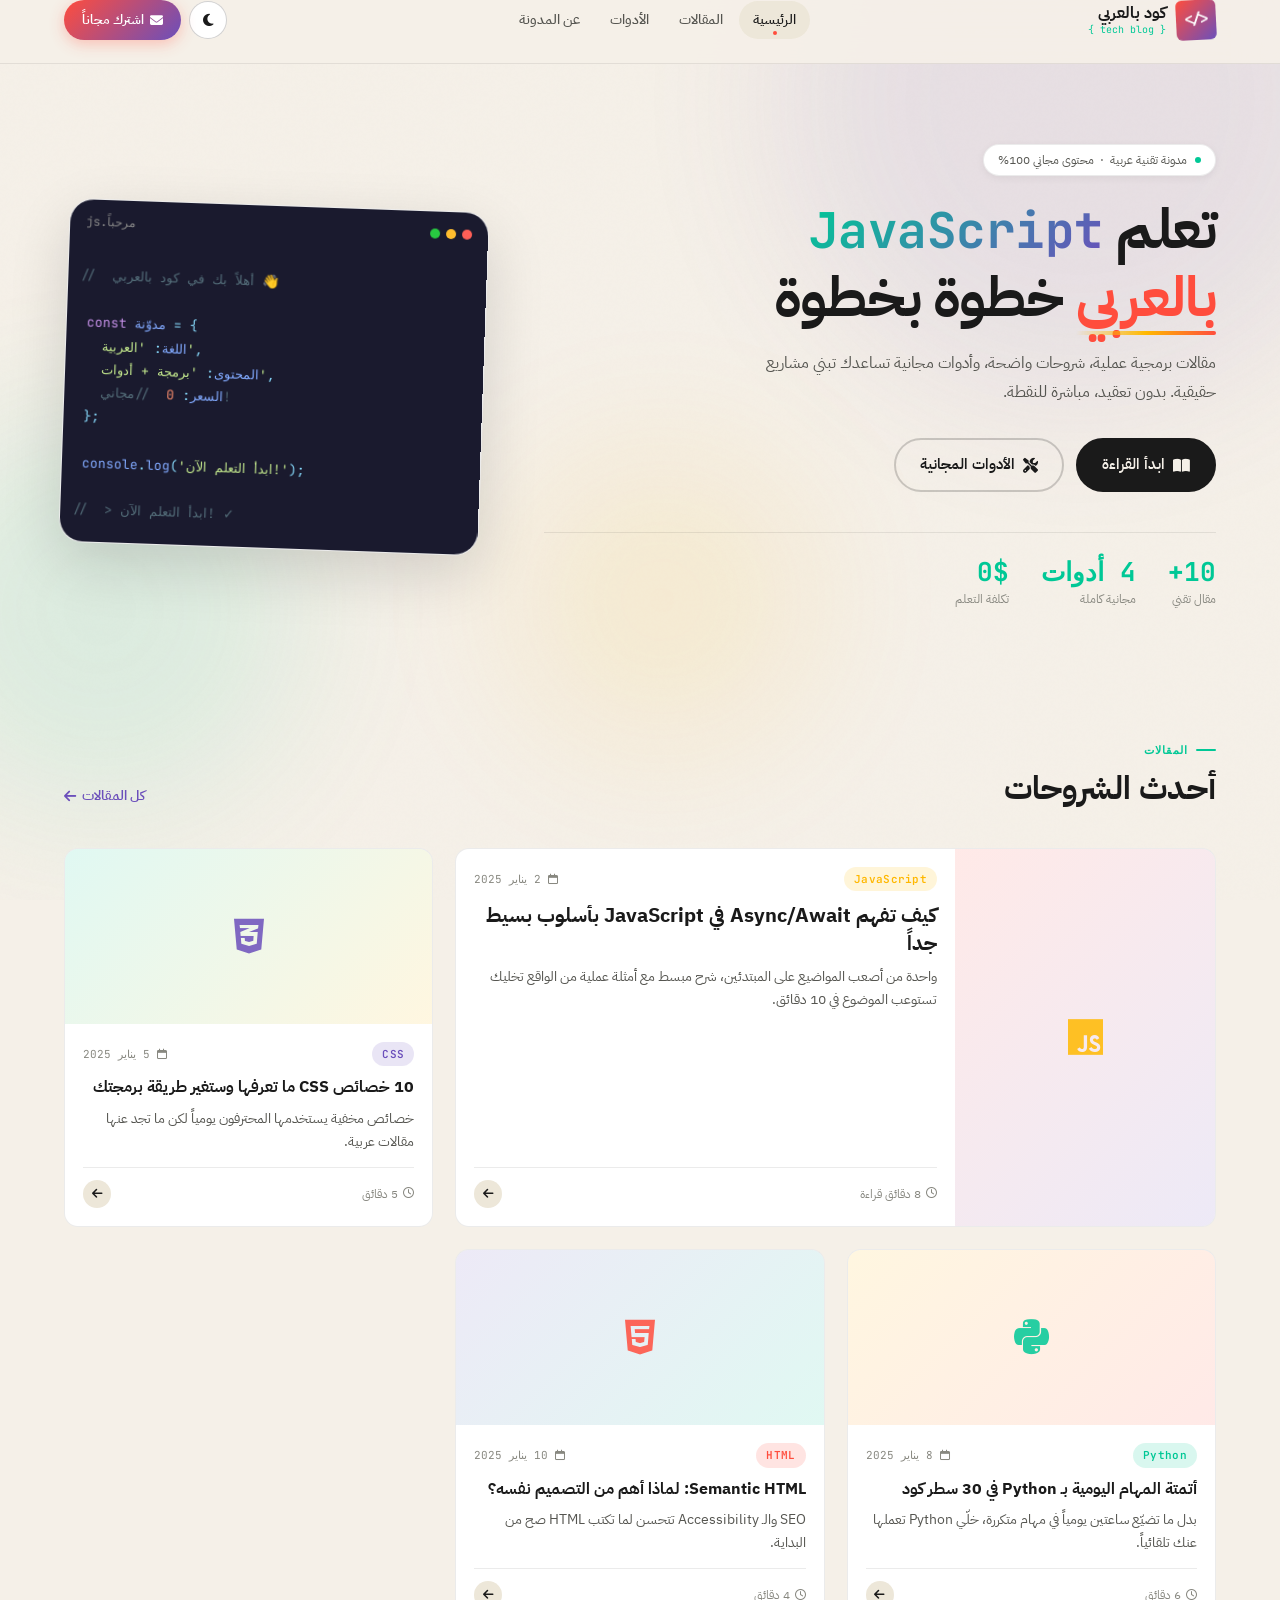
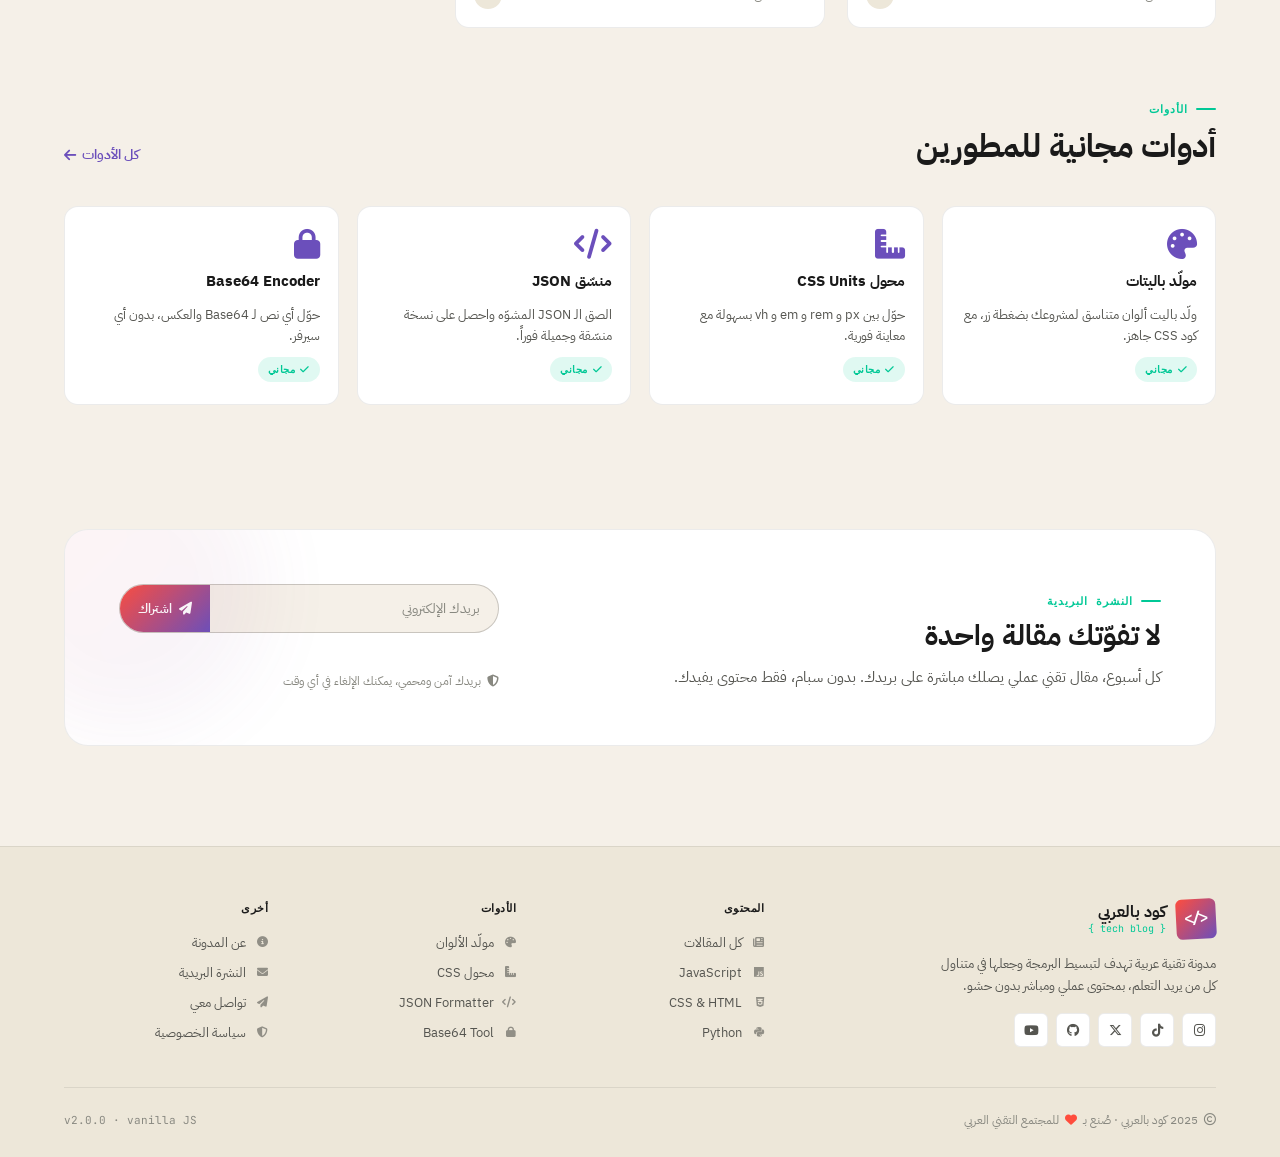
<file: index.html>
<!DOCTYPE html>
<html lang="ar" dir="rtl" data-theme="light">
<head>
  <meta charset="UTF-8" />
  <meta name="viewport" content="width=device-width, initial-scale=1.0" />
  <meta name="description" content="مدونة تقنية عربية تشرح البرمجة بأسلوب بسيط وعملي، مع أدوات مجانية للمطورين" />
  <title>كود بالعربي | مدونة برمجة تقنية</title>
  <link rel="stylesheet" href="css/style.css" />
  <link rel="stylesheet" href="https://cdnjs.cloudflare.com/ajax/libs/font-awesome/6.5.1/css/all.min.css" />
  <link rel="icon" href="data:image/svg+xml,<svg xmlns='http://www.w3.org/2000/svg' viewBox='0 0 32 32'><rect width='32' height='32' rx='6' fill='%23FF4D3D'/><text y='22' x='5' font-size='16' fill='white' font-family='monospace' font-weight='bold'>&lt;/&gt;</text></svg>" />
</head>
<body>

  <div class="bg-noise"></div>
  <div class="bg-orbs">
    <div class="orb orb-1"></div>
    <div class="orb orb-2"></div>
    <div class="orb orb-3"></div>
  </div>

  <div class="wrapper">

    <!-- ══ هيدر ══ -->
    <header class="site-header">
      <div class="container">
        <div class="header-inner">

          <a href="index.html" class="logo">
            <div class="logo-mark">&lt;/&gt;</div>
            <div class="logo-text">
              <span class="logo-title">كود بالعربي</span>
              <span class="logo-sub">{ tech blog }</span>
            </div>
          </a>

          <nav class="site-nav">
            <a href="index.html"       class="nav-link active">الرئيسية</a>
            <a href="blog/index.html"  class="nav-link">المقالات</a>
            <a href="tools/index.html" class="nav-link">الأدوات</a>
            <a href="#about"           class="nav-link">عن المدونة</a>
          </nav>

          <div class="header-actions">
            <button class="btn-theme" id="theme-toggle" title="تغيير المظهر">
              <i class="fa-solid fa-moon"></i>
            </button>
            <a href="#newsletter" class="btn-subscribe">
              <i class="fa-solid fa-envelope"></i> اشترك مجاناً
            </a>
            <button class="menu-toggle" id="menu-toggle" aria-label="القائمة" aria-expanded="false">
              <span></span><span></span><span></span>
            </button>
          </div>

        </div>
      </div>
    </header>

    <!-- ══ موبايل ناف ══ -->
    <nav class="mobile-nav" id="mobile-nav">
      <a href="index.html"       class="nav-link active">الرئيسية</a>
      <a href="blog/index.html"  class="nav-link">المقالات</a>
      <a href="tools/index.html" class="nav-link">الأدوات</a>
      <a href="#about"           class="nav-link">عن المدونة</a>
      <div class="mobile-nav-footer">
        <button class="btn-theme" id="mobile-theme-toggle" title="تغيير المظهر">
          <i class="fa-solid fa-moon"></i>
        </button>
        <a href="#newsletter" class="btn-subscribe">
          <i class="fa-solid fa-envelope"></i> اشترك مجاناً
        </a>
      </div>
    </nav>

    <!-- ══ هيرو ══ -->
    <section class="hero">
      <div class="container">
        <div class="hero-inner">

          <div class="hero-content">
            <div class="hero-badge">
              <span class="dot"></span>
              مدونة تقنية عربية &nbsp;·&nbsp; محتوى مجاني 100%
            </div>

            <h1 class="hero-title">
              تعلم
              <span class="code-word" id="typewriter">JavaScript</span>
              <br />
              <span class="highlight">بالعربي</span>
              خطوة بخطوة
            </h1>

            <p class="hero-desc">
              مقالات برمجية عملية، شروحات واضحة، وأدوات مجانية تساعدك تبني مشاريع حقيقية.
              بدون تعقيد، مباشرة للنقطة.
            </p>

            <div class="hero-actions">
              <a href="blog/index.html" class="btn-primary">
                <i class="fa-solid fa-book-open"></i> ابدأ القراءة
              </a>
              <a href="tools/index.html" class="btn-secondary">
                <i class="fa-solid fa-screwdriver-wrench"></i> الأدوات المجانية
              </a>
            </div>

            <div class="hero-stats">
              <div class="stat-item">
                <div class="stat-num"><span data-count="10" data-suffix="+">0+</span></div>
                <div class="stat-label">مقال تقني</div>
              </div>
              <div class="stat-item">
                <div class="stat-num"><span data-count="4" data-suffix=" أدوات">0</span></div>
                <div class="stat-label">مجانية كاملة</div>
              </div>
              <div class="stat-item">
                <div class="stat-num"><span data-count="0" data-suffix="$">0$</span></div>
                <div class="stat-label">تكلفة التعلم</div>
              </div>
            </div>
          </div>

          <!-- بطاقة الكود -->
          <div class="hero-card">
            <div class="card-header">
              <div class="card-dots"><span></span><span></span><span></span></div>
              <span class="card-filename">مرحباً.js</span>
            </div>
            <div class="card-body">
              <div class="code-line"><span class="c-comment">// أهلاً بك في كود بالعربي 👋</span></div>
              <div class="code-line">&nbsp;</div>
              <div class="code-line"><span class="c-keyword">const</span><span class="c-var"> مدوّنة</span><span class="c-op"> = {</span></div>
              <div class="code-line">&nbsp;&nbsp;<span class="c-var">اللغة</span><span class="c-op">: </span><span class="c-string">'العربية'</span><span class="c-op">,</span></div>
              <div class="code-line">&nbsp;&nbsp;<span class="c-var">المحتوى</span><span class="c-op">: </span><span class="c-string">'برمجة + أدوات'</span><span class="c-op">,</span></div>
              <div class="code-line">&nbsp;&nbsp;<span class="c-var">السعر</span><span class="c-op">: </span><span class="c-num">0</span><span class="c-comment"> // مجاني!</span></div>
              <div class="code-line"><span class="c-op">};</span></div>
              <div class="code-line">&nbsp;</div>
              <div class="code-line"><span class="c-func">console</span><span class="c-op">.</span><span class="c-func">log</span><span class="c-op">(</span><span class="c-string">'ابدأ التعلم الآن!'</span><span class="c-op">);</span></div>
              <div class="code-line">&nbsp;</div>
              <div class="code-line"><span class="c-comment">// &gt; ابدأ التعلم الآن! ✓</span></div>
            </div>
          </div>

        </div>
      </div>
    </section>

    <!-- ══ مقالات ══ -->
    <section class="section">
      <div class="container">
        <div class="section-header reveal">
          <div>
            <div class="section-label">المقالات</div>
            <h2 class="section-title">أحدث الشروحات</h2>
          </div>
          <a href="blog/index.html" class="section-link">كل المقالات <i class="fa-solid fa-arrow-left"></i></a>
        </div>

        <div class="articles-grid">

          <a href="blog/article.html" class="article-card featured reveal">
            <div class="card-image">
              <div class="card-image-inner bg-grad-1">
                <i class="fa-brands fa-js card-cat-icon" style="color:#FFB800;"></i>
              </div>
            </div>
            <div class="card-content">
              <div class="card-meta">
                <span class="card-tag tag-js">JavaScript</span>
                <span class="card-date"><i class="fa-regular fa-calendar"></i> 2 يناير 2025</span>
              </div>
              <h3 class="card-title">كيف تفهم Async/Await في JavaScript بأسلوب بسيط جداً</h3>
              <p class="card-desc">واحدة من أصعب المواضيع على المبتدئين، شرح مبسط مع أمثلة عملية من الواقع تخليك تستوعب الموضوع في 10 دقائق.</p>
              <div class="card-footer">
                <span class="card-read"><i class="fa-regular fa-clock"></i> 8 دقائق قراءة</span>
                <span class="card-arrow"><i class="fa-solid fa-arrow-left"></i></span>
              </div>
            </div>
          </a>

          <a href="blog/article1.html" class="article-card reveal">
            <div class="card-image">
              <div class="card-image-inner bg-grad-2">
                <i class="fa-brands fa-css3-alt card-cat-icon" style="color:#6B4FBB;"></i>
              </div>
            </div>
            <div class="card-content">
              <div class="card-meta">
                <span class="card-tag tag-css">CSS</span>
                <span class="card-date"><i class="fa-regular fa-calendar"></i> 5 يناير 2025</span>
              </div>
              <h3 class="card-title">10 خصائص CSS ما تعرفها وستغير طريقة برمجتك</h3>
              <p class="card-desc">خصائص مخفية يستخدمها المحترفون يومياً لكن ما تجد عنها مقالات عربية.</p>
              <div class="card-footer">
                <span class="card-read"><i class="fa-regular fa-clock"></i> 5 دقائق</span>
                <span class="card-arrow"><i class="fa-solid fa-arrow-left"></i></span>
              </div>
            </div>
          </a>

          <a href="blog/article.html" class="article-card reveal">
            <div class="card-image">
              <div class="card-image-inner bg-grad-3">
                <i class="fa-brands fa-python card-cat-icon" style="color:#00C896;"></i>
              </div>
            </div>
            <div class="card-content">
              <div class="card-meta">
                <span class="card-tag tag-python">Python</span>
                <span class="card-date"><i class="fa-regular fa-calendar"></i> 8 يناير 2025</span>
              </div>
              <h3 class="card-title">أتمتة المهام اليومية بـ Python في 30 سطر كود</h3>
              <p class="card-desc">بدل ما تضيّع ساعتين يومياً في مهام متكررة، خلّي Python تعملها عنك تلقائياً.</p>
              <div class="card-footer">
                <span class="card-read"><i class="fa-regular fa-clock"></i> 6 دقائق</span>
                <span class="card-arrow"><i class="fa-solid fa-arrow-left"></i></span>
              </div>
            </div>
          </a>

          <a href="blog/article.html" class="article-card reveal">
            <div class="card-image">
              <div class="card-image-inner bg-grad-4">
                <i class="fa-brands fa-html5 card-cat-icon" style="color:#FF4D3D;"></i>
              </div>
            </div>
            <div class="card-content">
              <div class="card-meta">
                <span class="card-tag tag-html">HTML</span>
                <span class="card-date"><i class="fa-regular fa-calendar"></i> 10 يناير 2025</span>
              </div>
              <h3 class="card-title">Semantic HTML: لماذا أهم من التصميم نفسه؟</h3>
              <p class="card-desc">SEO والـ Accessibility تتحسن لما تكتب HTML صح من البداية.</p>
              <div class="card-footer">
                <span class="card-read"><i class="fa-regular fa-clock"></i> 4 دقائق</span>
                <span class="card-arrow"><i class="fa-solid fa-arrow-left"></i></span>
              </div>
            </div>
          </a>

        </div>
      </div>
    </section>

    <!-- ══ أدوات ══ -->
    <section class="section" style="padding-top:0;">
      <div class="container">
        <div class="section-header reveal">
          <div>
            <div class="section-label">الأدوات</div>
            <h2 class="section-title">أدوات مجانية للمطورين</h2>
          </div>
          <a href="tools/index.html" class="section-link">كل الأدوات <i class="fa-solid fa-arrow-left"></i></a>
        </div>

        <div class="tools-grid">
          <a href="tools/index.html" class="tool-card reveal">
            <i class="fa-solid fa-palette tool-icon"></i>
            <div class="tool-name">مولّد باليتات</div>
            <p class="tool-desc">ولّد باليت ألوان متناسق لمشروعك بضغطة زر، مع كود CSS جاهز.</p>
            <span class="tool-badge"><i class="fa-solid fa-check"></i> مجاني</span>
          </a>
          <a href="tools/index.html" class="tool-card reveal">
            <i class="fa-solid fa-ruler-combined tool-icon"></i>
            <div class="tool-name">محول CSS Units</div>
            <p class="tool-desc">حوّل بين px و rem و em و vh بسهولة مع معاينة فورية.</p>
            <span class="tool-badge"><i class="fa-solid fa-check"></i> مجاني</span>
          </a>
          <a href="tools/index.html" class="tool-card reveal">
            <i class="fa-solid fa-code tool-icon"></i>
            <div class="tool-name">منسّق JSON</div>
            <p class="tool-desc">الصق الـ JSON المشوّه واحصل على نسخة منسّقة وجميلة فوراً.</p>
            <span class="tool-badge"><i class="fa-solid fa-check"></i> مجاني</span>
          </a>
          <a href="tools/index.html" class="tool-card reveal">
            <i class="fa-solid fa-lock tool-icon"></i>
            <div class="tool-name">Base64 Encoder</div>
            <p class="tool-desc">حوّل أي نص لـ Base64 والعكس، بدون أي سيرفر.</p>
            <span class="tool-badge"><i class="fa-solid fa-check"></i> مجاني</span>
          </a>
        </div>
      </div>
    </section>

    <!-- ══ نشرة ══ -->
    <section class="newsletter" id="newsletter">
      <div class="container">
        <div class="newsletter-inner reveal">
          <div>
            <div class="section-label">النشرة البريدية</div>
            <h2 class="newsletter-title">لا تفوّتك مقالة واحدة</h2>
            <p class="newsletter-desc">كل أسبوع، مقال تقني عملي يصلك مباشرة على بريدك. بدون سبام، فقط محتوى يفيدك.</p>
          </div>
          <div>
            <form class="newsletter-form" action="https://formspree.io/f/xlgaengp" method="POST">
              <div class="input-group">
                <input type="email" name="email" placeholder="بريدك الإلكتروني" required />
                <button type="submit">
                  <i class="fa-solid fa-paper-plane"></i> اشتراك
                </button>
              </div>
              <p class="nl-message"></p>
              <p class="newsletter-note">
                <i class="fa-solid fa-shield-halved"></i>
                بريدك آمن ومحمي، يمكنك الإلغاء في أي وقت
              </p>
            </form>
          </div>
        </div>
      </div>
    </section>

    <!-- ══ فوتر ══ -->
    <footer class="site-footer" id="about">
      <div class="container">
        <div class="footer-grid">

          <div class="footer-about">
            <a href="index.html" class="logo">
              <div class="logo-mark">&lt;/&gt;</div>
              <div class="logo-text">
                <span class="logo-title">كود بالعربي</span>
                <span class="logo-sub">{ tech blog }</span>
              </div>
            </a>
            <p>مدونة تقنية عربية تهدف لتبسيط البرمجة وجعلها في متناول كل من يريد التعلم، بمحتوى عملي ومباشر بدون حشو.</p>
            <div class="social-links">
              <a href="#" class="social-btn" title="Instagram"><i class="fa-brands fa-instagram"></i></a>
              <a href="#" class="social-btn" title="TikTok"><i class="fa-brands fa-tiktok"></i></a>
              <a href="#" class="social-btn" title="Twitter/X"><i class="fa-brands fa-x-twitter"></i></a>
              <a href="#" class="social-btn" title="GitHub"><i class="fa-brands fa-github"></i></a>
              <a href="#" class="social-btn" title="YouTube"><i class="fa-brands fa-youtube"></i></a>
            </div>
          </div>

          <div class="footer-col">
            <h4>المحتوى</h4>
            <ul class="footer-links">
              <li><a href="blog/index.html"><i class="fa-solid fa-newspaper"></i> كل المقالات</a></li>
              <li><a href="blog/index.html"><i class="fa-brands fa-js"></i> JavaScript</a></li>
              <li><a href="blog/index.html"><i class="fa-brands fa-css3-alt"></i> CSS & HTML</a></li>
              <li><a href="blog/index.html"><i class="fa-brands fa-python"></i> Python</a></li>
            </ul>
          </div>

          <div class="footer-col">
            <h4>الأدوات</h4>
            <ul class="footer-links">
              <li><a href="tools/index.html"><i class="fa-solid fa-palette"></i> مولّد الألوان</a></li>
              <li><a href="tools/index.html"><i class="fa-solid fa-ruler-combined"></i> محول CSS</a></li>
              <li><a href="tools/index.html"><i class="fa-solid fa-code"></i> JSON Formatter</a></li>
              <li><a href="tools/index.html"><i class="fa-solid fa-lock"></i> Base64 Tool</a></li>
            </ul>
          </div>

          <div class="footer-col">
            <h4>أخرى</h4>
            <ul class="footer-links">
              <li><a href="#about"><i class="fa-solid fa-circle-info"></i> عن المدونة</a></li>
              <li><a href="#newsletter"><i class="fa-solid fa-envelope"></i> النشرة البريدية</a></li>
              <li><a href="mailto:hi@kodbalArabi.com"><i class="fa-solid fa-paper-plane"></i> تواصل معي</a></li>
              <li><a href="#"><i class="fa-solid fa-shield-halved"></i> سياسة الخصوصية</a></li>
            </ul>
          </div>

        </div>

        <div class="footer-bottom">
          <p class="footer-copy">
            <i class="fa-regular fa-copyright"></i>
            2025 كود بالعربي · صُنع بـ <i class="fa-solid fa-heart" style="color:var(--accent-1);"></i> للمجتمع التقني العربي
          </p>
          <span class="footer-mono">v2.0.0 · vanilla JS</span>
        </div>
      </div>
    </footer>

  </div>

  <script src="js/main.js"></script>
</body>
</html>
</file>
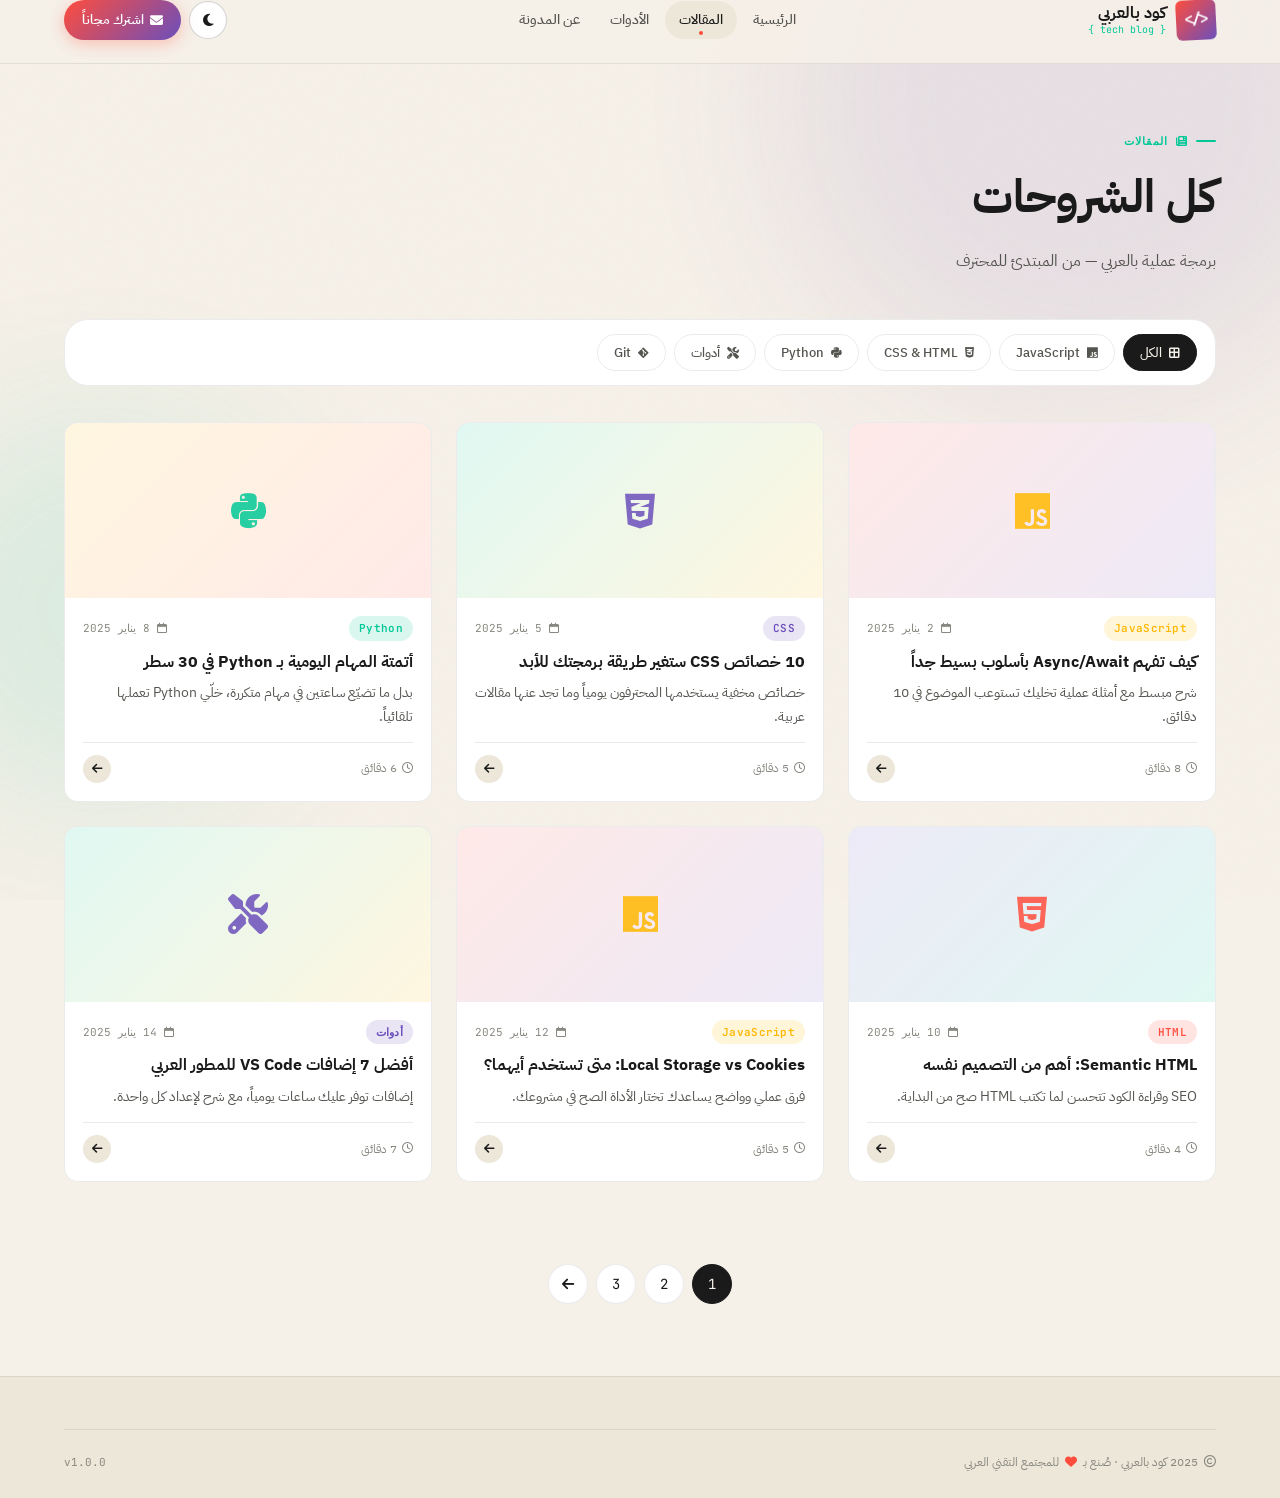
<file: blog/index.html>
<!DOCTYPE html>
<html lang="ar" dir="rtl" data-theme="light">
<head>
  <meta charset="UTF-8" />
  <meta name="viewport" content="width=device-width, initial-scale=1.0" />
  <meta name="description" content="كل مقالات كود بالعربي - شروحات برمجية عملية بالعربي" />
  <title>المقالات | كود بالعربي</title>
  <link rel="stylesheet" href="../css/style.css" />
  <link rel="stylesheet" href="https://cdnjs.cloudflare.com/ajax/libs/font-awesome/6.5.1/css/all.min.css" />
  <link rel="icon" href="data:image/svg+xml,<svg xmlns='http://www.w3.org/2000/svg' viewBox='0 0 32 32'><rect width='32' height='32' rx='6' fill='%23FF4D3D'/><text y='22' x='5' font-size='16' fill='white' font-family='monospace' font-weight='bold'>&lt;/&gt;</text></svg>" />
  <style>
    .blog-hero { padding:60px 0 44px; }
    .blog-hero-title { font-size:clamp(28px,4vw,46px); font-weight:700; margin-bottom:10px; }

    .filter-bar {
      display:flex; gap:8px; flex-wrap:wrap; margin-bottom:36px;
      padding:14px 18px; background:var(--bg-card);
      border:1px solid var(--border); border-radius:var(--radius-lg);
    }
    .filter-btn {
      display:inline-flex; align-items:center; gap:7px;
      padding:8px 16px; border-radius:var(--radius-xl);
      border:1px solid var(--border); background:transparent;
      font-family:var(--font-ar); font-size:13px; font-weight:500;
      color:var(--text-secondary); cursor:pointer; transition:all var(--transition);
    }
    .filter-btn i { font-size:12px; }
    .filter-btn:hover,.filter-btn.active {
      background:var(--text-primary); color:var(--bg-primary); border-color:var(--text-primary);
    }

    .articles-list { display:grid; grid-template-columns:repeat(3,1fr); gap:24px; margin-bottom:50px; }
    @media(max-width:1024px){ .articles-list{grid-template-columns:repeat(2,1fr);} }
    @media(max-width:640px){ .articles-list{grid-template-columns:1fr;} }

    .pagination { display:flex; gap:8px; justify-content:center; padding:32px 0; }
    .page-btn {
      width:40px; height:40px; border-radius:50%;
      border:1px solid var(--border); background:var(--bg-card);
      font-family:var(--font-mono); font-size:14px; cursor:pointer;
      transition:all var(--transition); display:flex; align-items:center; justify-content:center;
      color:var(--text-primary);
    }
    .page-btn.active,.page-btn:hover { background:var(--text-primary); color:var(--bg-primary); border-color:var(--text-primary); }
  </style>
</head>
<body>
  <div class="bg-noise"></div>
  <div class="bg-orbs"><div class="orb orb-1"></div><div class="orb orb-2"></div></div>

  <div class="wrapper">

    <header class="site-header">
      <div class="container">
        <div class="header-inner">
          <a href="../index.html" class="logo">
            <div class="logo-mark">&lt;/&gt;</div>
            <div class="logo-text">
              <span class="logo-title">كود بالعربي</span>
              <span class="logo-sub">{ tech blog }</span>
            </div>
          </a>
          <nav class="site-nav">
            <a href="../index.html"       class="nav-link">الرئيسية</a>
            <a href="index.html"          class="nav-link active">المقالات</a>
            <a href="../tools/index.html" class="nav-link">الأدوات</a>
            <a href="../index.html#about" class="nav-link">عن المدونة</a>
          </nav>
          <div class="header-actions">
            <button class="btn-theme" id="theme-toggle"><i class="fa-solid fa-moon"></i></button>
            <a href="../index.html#newsletter" class="btn-subscribe">
              <i class="fa-solid fa-envelope"></i> اشترك مجاناً
            </a>
          </div>
        </div>
      </div>
    </header>

    <section class="blog-hero">
      <div class="container">
        <div class="section-label reveal"><i class="fa-solid fa-newspaper"></i> المقالات</div>
        <h1 class="blog-hero-title reveal">كل الشروحات</h1>
        <p class="hero-desc reveal" style="margin-bottom:0;">برمجة عملية بالعربي — من المبتدئ للمحترف</p>
      </div>
    </section>

    <div class="container">

      <div class="filter-bar reveal">
        <button class="filter-btn active" data-filter="all">
          <i class="fa-solid fa-border-all"></i> الكل
        </button>
        <button class="filter-btn" data-filter="js">
          <i class="fa-brands fa-js"></i> JavaScript
        </button>
        <button class="filter-btn" data-filter="css">
          <i class="fa-brands fa-css3-alt"></i> CSS & HTML
        </button>
        <button class="filter-btn" data-filter="python">
          <i class="fa-brands fa-python"></i> Python
        </button>
        <button class="filter-btn" data-filter="tools">
          <i class="fa-solid fa-screwdriver-wrench"></i> أدوات
        </button>
        <button class="filter-btn" data-filter="git">
          <i class="fa-brands fa-git-alt"></i> Git
        </button>
      </div>

      <div class="articles-list">

        <a href="article.html" class="article-card reveal" data-cat="js">
          <div class="card-image"><div class="card-image-inner bg-grad-1">
            <i class="fa-brands fa-js card-cat-icon" style="color:#FFB800;"></i>
          </div></div>
          <div class="card-content">
            <div class="card-meta">
              <span class="card-tag tag-js">JavaScript</span>
              <span class="card-date"><i class="fa-regular fa-calendar"></i> 2 يناير 2025</span>
            </div>
            <h3 class="card-title">كيف تفهم Async/Await بأسلوب بسيط جداً</h3>
            <p class="card-desc">شرح مبسط مع أمثلة عملية تخليك تستوعب الموضوع في 10 دقائق.</p>
            <div class="card-footer">
              <span class="card-read"><i class="fa-regular fa-clock"></i> 8 دقائق</span>
              <span class="card-arrow"><i class="fa-solid fa-arrow-left"></i></span>
            </div>
          </div>
        </a>

        <a href="article1.html" class="article-card reveal" data-cat="css">
          <div class="card-image"><div class="card-image-inner bg-grad-2">
            <i class="fa-brands fa-css3-alt card-cat-icon" style="color:#6B4FBB;"></i>
          </div></div>
          <div class="card-content">
            <div class="card-meta">
              <span class="card-tag tag-css">CSS</span>
              <span class="card-date"><i class="fa-regular fa-calendar"></i> 5 يناير 2025</span>
            </div>
            <h3 class="card-title">10 خصائص CSS ستغير طريقة برمجتك للأبد</h3>
            <p class="card-desc">خصائص مخفية يستخدمها المحترفون يومياً وما تجد عنها مقالات عربية.</p>
            <div class="card-footer">
              <span class="card-read"><i class="fa-regular fa-clock"></i> 5 دقائق</span>
              <span class="card-arrow"><i class="fa-solid fa-arrow-left"></i></span>
            </div>
          </div>
        </a>

        <a href="article.html" class="article-card reveal" data-cat="python">
          <div class="card-image"><div class="card-image-inner bg-grad-3">
            <i class="fa-brands fa-python card-cat-icon" style="color:#00C896;"></i>
          </div></div>
          <div class="card-content">
            <div class="card-meta">
              <span class="card-tag tag-python">Python</span>
              <span class="card-date"><i class="fa-regular fa-calendar"></i> 8 يناير 2025</span>
            </div>
            <h3 class="card-title">أتمتة المهام اليومية بـ Python في 30 سطر</h3>
            <p class="card-desc">بدل ما تضيّع ساعتين في مهام متكررة، خلّي Python تعملها تلقائياً.</p>
            <div class="card-footer">
              <span class="card-read"><i class="fa-regular fa-clock"></i> 6 دقائق</span>
              <span class="card-arrow"><i class="fa-solid fa-arrow-left"></i></span>
            </div>
          </div>
        </a>

        <a href="article.html" class="article-card reveal" data-cat="css">
          <div class="card-image"><div class="card-image-inner bg-grad-4">
            <i class="fa-brands fa-html5 card-cat-icon" style="color:#FF4D3D;"></i>
          </div></div>
          <div class="card-content">
            <div class="card-meta">
              <span class="card-tag tag-html">HTML</span>
              <span class="card-date"><i class="fa-regular fa-calendar"></i> 10 يناير 2025</span>
            </div>
            <h3 class="card-title">Semantic HTML: أهم من التصميم نفسه</h3>
            <p class="card-desc">SEO وقراءة الكود تتحسن لما تكتب HTML صح من البداية.</p>
            <div class="card-footer">
              <span class="card-read"><i class="fa-regular fa-clock"></i> 4 دقائق</span>
              <span class="card-arrow"><i class="fa-solid fa-arrow-left"></i></span>
            </div>
          </div>
        </a>

        <a href="article.html" class="article-card reveal" data-cat="js">
          <div class="card-image"><div class="card-image-inner bg-grad-1">
            <i class="fa-brands fa-js card-cat-icon" style="color:#FFB800;"></i>
          </div></div>
          <div class="card-content">
            <div class="card-meta">
              <span class="card-tag tag-js">JavaScript</span>
              <span class="card-date"><i class="fa-regular fa-calendar"></i> 12 يناير 2025</span>
            </div>
            <h3 class="card-title">Local Storage vs Cookies: متى تستخدم أيهما؟</h3>
            <p class="card-desc">فرق عملي وواضح يساعدك تختار الأداة الصح في مشروعك.</p>
            <div class="card-footer">
              <span class="card-read"><i class="fa-regular fa-clock"></i> 5 دقائق</span>
              <span class="card-arrow"><i class="fa-solid fa-arrow-left"></i></span>
            </div>
          </div>
        </a>

        <a href="article.html" class="article-card reveal" data-cat="tools">
          <div class="card-image"><div class="card-image-inner bg-grad-2">
            <i class="fa-solid fa-screwdriver-wrench card-cat-icon" style="color:#6B4FBB;"></i>
          </div></div>
          <div class="card-content">
            <div class="card-meta">
              <span class="card-tag tag-tools">أدوات</span>
              <span class="card-date"><i class="fa-regular fa-calendar"></i> 14 يناير 2025</span>
            </div>
            <h3 class="card-title">أفضل 7 إضافات VS Code للمطور العربي</h3>
            <p class="card-desc">إضافات توفر عليك ساعات يومياً، مع شرح لإعداد كل واحدة.</p>
            <div class="card-footer">
              <span class="card-read"><i class="fa-regular fa-clock"></i> 7 دقائق</span>
              <span class="card-arrow"><i class="fa-solid fa-arrow-left"></i></span>
            </div>
          </div>
        </a>

      </div>

      <div class="pagination reveal">
        <button class="page-btn active">1</button>
        <button class="page-btn">2</button>
        <button class="page-btn">3</button>
        <button class="page-btn"><i class="fa-solid fa-arrow-left"></i></button>
      </div>
    </div>

    <footer class="site-footer">
      <div class="container">
        <div class="footer-bottom">
          <p class="footer-copy">
            <i class="fa-regular fa-copyright"></i>
            2025 كود بالعربي · صُنع بـ <i class="fa-solid fa-heart" style="color:var(--accent-1);"></i> للمجتمع التقني العربي
          </p>
          <span class="footer-mono">v1.0.0</span>
        </div>
      </div>
    </footer>

  </div>

  <script src="../js/main.js"></script>
  <script>
    document.querySelectorAll('.filter-btn').forEach(btn => {
      btn.addEventListener('click', () => {
        document.querySelectorAll('.filter-btn').forEach(b => b.classList.remove('active'));
        btn.classList.add('active');
        const filter = btn.dataset.filter;
        document.querySelectorAll('.article-card').forEach(card => {
          const show = filter === 'all' || card.dataset.cat === filter;
          card.style.transition = 'opacity 0.3s ease, transform 0.3s ease';
          if (show) {
            card.style.display = '';
            requestAnimationFrame(() => { card.style.opacity = '1'; card.style.transform = ''; });
          } else {
            card.style.opacity = '0';
            setTimeout(() => { card.style.display = 'none'; }, 300);
          }
        });
      });
    });
  </script>
</body>
</html>
</file>
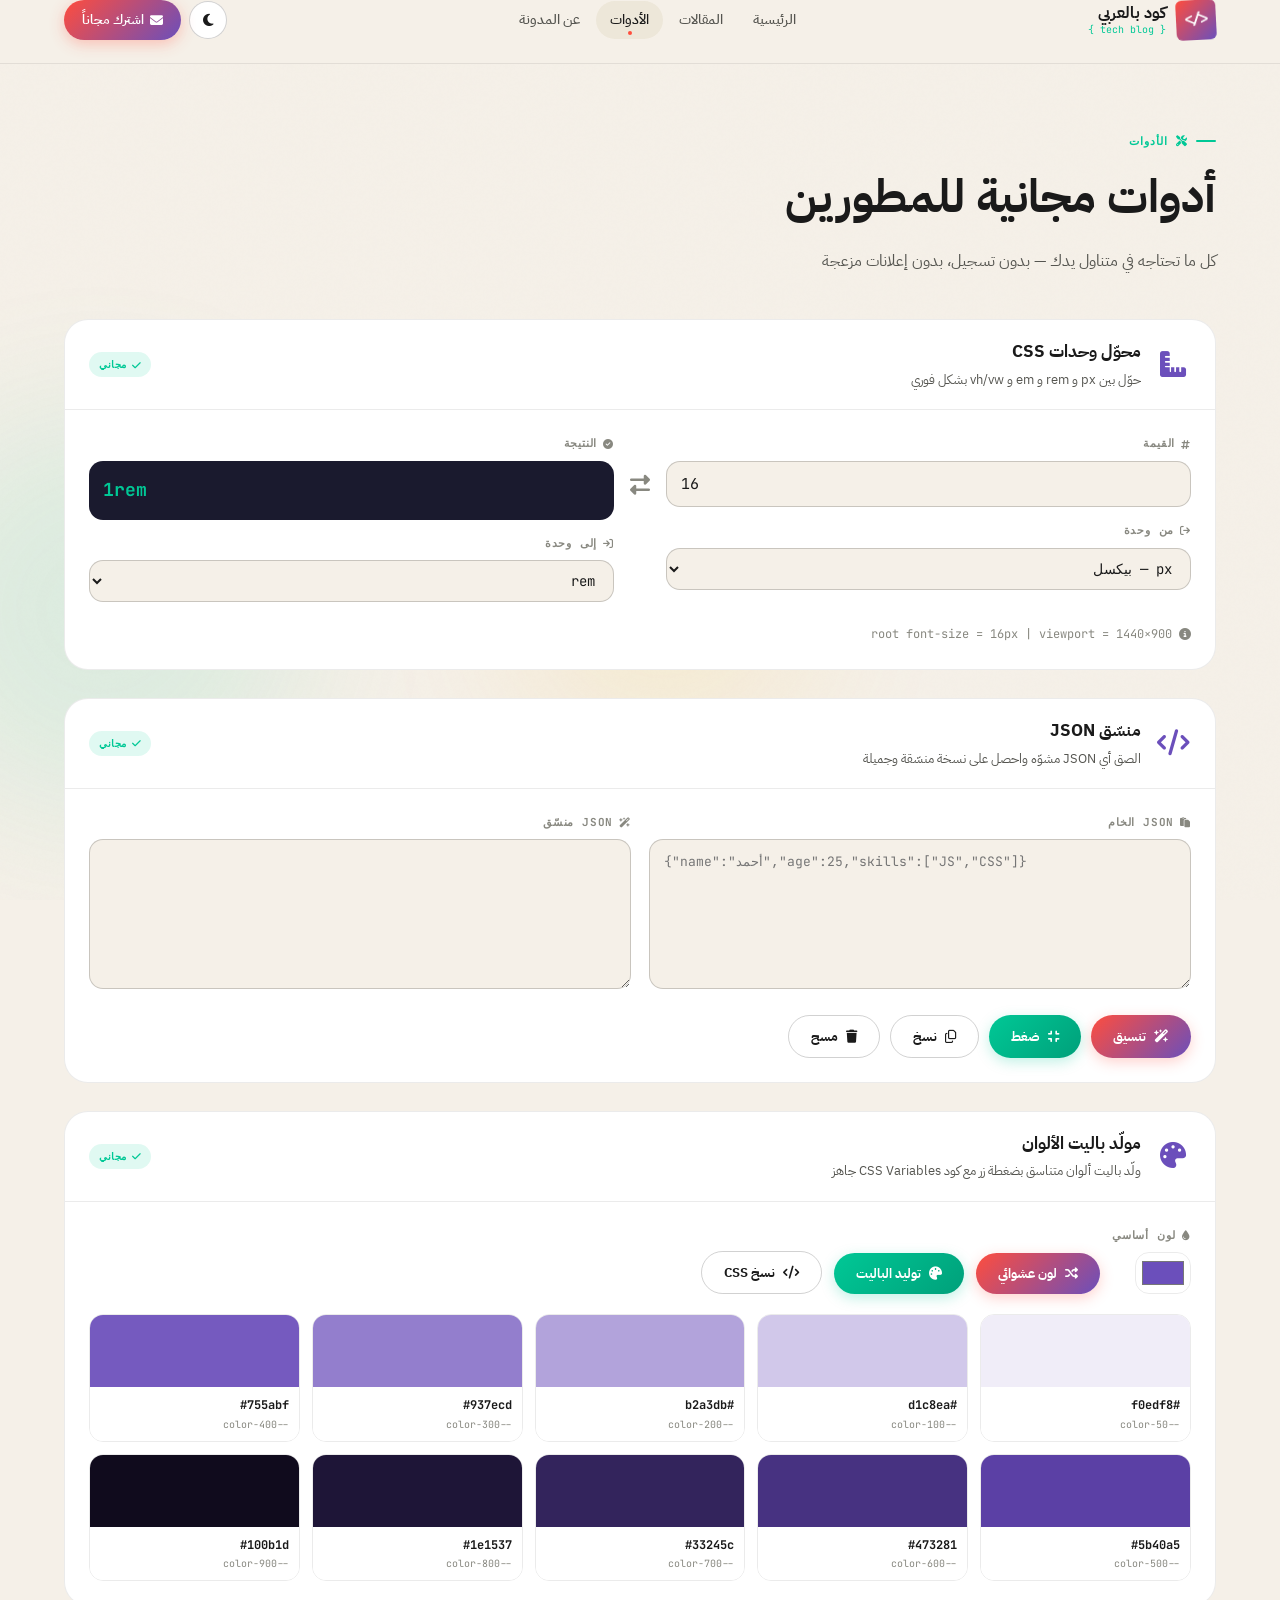
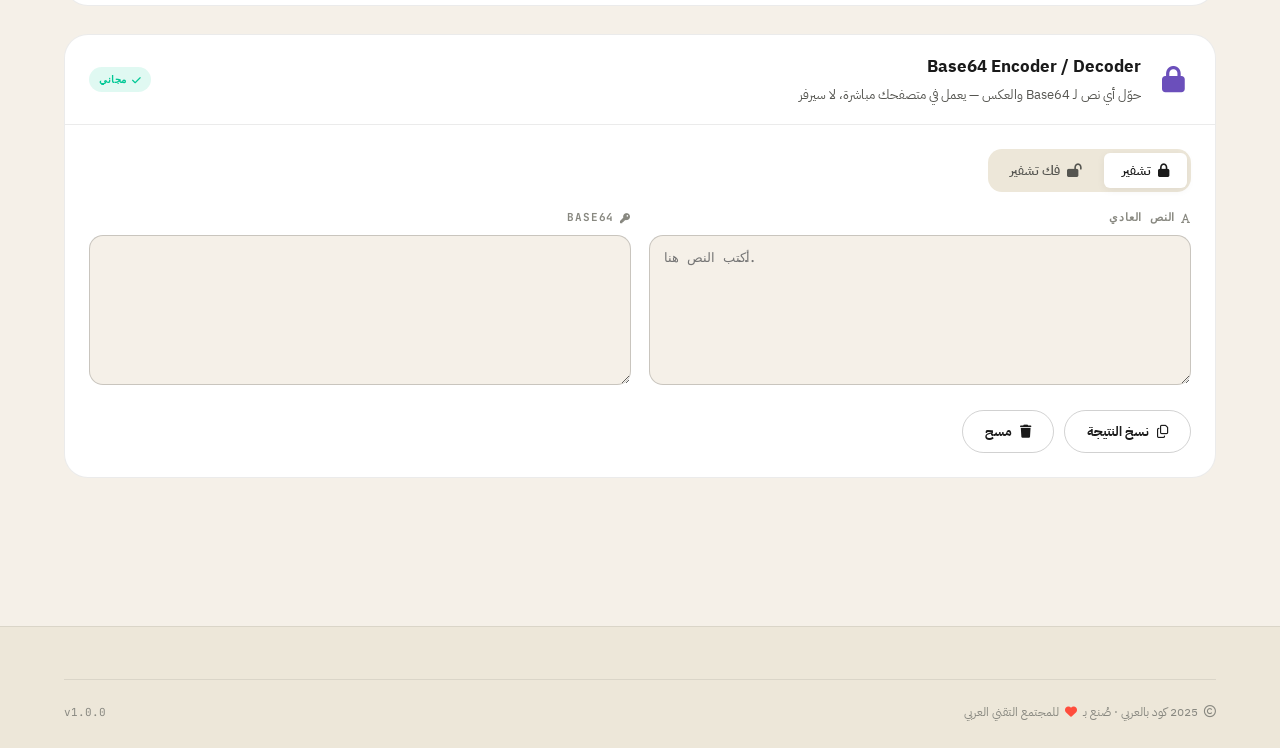
<file: tools/index.html>
<!DOCTYPE html>
<html lang="ar" dir="rtl" data-theme="light">
<head>
  <meta charset="UTF-8" />
  <meta name="viewport" content="width=device-width, initial-scale=1.0" />
  <title>الأدوات المجانية | كود بالعربي</title>
  <link rel="stylesheet" href="../css/style.css" />
  <link rel="stylesheet" href="https://cdnjs.cloudflare.com/ajax/libs/font-awesome/6.5.1/css/all.min.css" />
  <link rel="icon" href="data:image/svg+xml,<svg xmlns='http://www.w3.org/2000/svg' viewBox='0 0 32 32'><rect width='32' height='32' rx='6' fill='%23FF4D3D'/><text y='22' x='5' font-size='16' fill='white' font-family='monospace' font-weight='bold'>&lt;/&gt;</text></svg>" />
  <style>
    .tools-hero { padding:60px 0 44px; }
    .tools-hero-title { font-size:clamp(28px,4vw,46px); font-weight:700; margin-bottom:10px; }

    .tool-widget { background:var(--bg-card); border:1px solid var(--border); border-radius:var(--radius-lg); overflow:hidden; margin-bottom:28px; }
    .tool-widget-header { padding:18px 24px; border-bottom:1px solid var(--border); display:flex; align-items:center; gap:14px; }
    .tool-widget-icon { font-size:26px; color:var(--accent-4); width:36px; text-align:center; }
    .tool-widget-info h3 { font-size:17px; font-weight:700; margin-bottom:2px; }
    .tool-widget-info p { font-size:13px; color:var(--text-secondary); }
    .tool-widget-body { padding:24px; }

    .field-label { font-size:11px; font-weight:700; font-family:var(--font-mono); color:var(--text-muted); text-transform:uppercase; letter-spacing:0.8px; margin-bottom:8px; display:flex; align-items:center; gap:6px; }
    .field-label i { font-size:10px; }
    .field-input { width:100%; padding:12px 14px; background:var(--bg-primary); border:1px solid var(--border-strong); border-radius:var(--radius-md); font-family:var(--font-mono); font-size:15px; color:var(--text-primary); outline:none; transition:border-color var(--transition),box-shadow var(--transition); direction:ltr; text-align:left; }
    .field-input:focus { border-color:var(--accent-4); box-shadow:0 0 0 3px rgba(107,79,187,0.12); }
    .field-select { width:100%; padding:10px 14px; background:var(--bg-primary); border:1px solid var(--border-strong); border-radius:var(--radius-md); font-family:var(--font-mono); font-size:14px; color:var(--text-primary); outline:none; cursor:pointer; margin-bottom:10px; }
    .result-box { padding:14px; background:var(--bg-code); border-radius:var(--radius-md); font-family:var(--font-mono); font-size:18px; font-weight:700; color:var(--accent-2); min-height:52px; display:flex; align-items:center; direction:ltr; }

    .converter-grid { display:grid; grid-template-columns:1fr auto 1fr; gap:16px; align-items:start; }
    .conv-arrow { font-size:20px; padding-top:34px; text-align:center; color:var(--text-muted); }
    @media(max-width:640px){ .converter-grid{grid-template-columns:1fr;} .conv-arrow{display:none;} }

    .json-grid { display:grid; grid-template-columns:1fr 1fr; gap:18px; }
    @media(max-width:640px){ .json-grid{grid-template-columns:1fr;} }
    textarea.field-input { resize:vertical; min-height:150px; font-size:13px; line-height:1.6; }

    .btn-tool { display:inline-flex; align-items:center; gap:8px; padding:11px 22px; background:linear-gradient(135deg,var(--accent-1),var(--accent-4)); color:#fff; border:none; border-radius:var(--radius-xl); font-family:var(--font-ar); font-size:13px; font-weight:700; cursor:pointer; transition:all var(--transition); box-shadow:0 4px 14px rgba(255,77,61,0.25); }
    .btn-tool:hover { transform:translateY(-2px); box-shadow:0 8px 22px rgba(255,77,61,0.35); }
    .btn-tool.green { background:linear-gradient(135deg,var(--accent-2),#00a07a); box-shadow:0 4px 14px rgba(0,200,150,0.25); }
    .btn-tool.green:hover { box-shadow:0 8px 22px rgba(0,200,150,0.35); }
    .btn-tool.outline { background:transparent; color:var(--text-primary); border:1.5px solid var(--border-strong); box-shadow:none; }
    .btn-tool.outline:hover { background:var(--bg-secondary); }
    .btn-row { display:flex; gap:10px; flex-wrap:wrap; margin-top:16px; }

    .palette-controls { display:flex; gap:12px; align-items:flex-end; flex-wrap:wrap; margin-bottom:20px; }
    .palette-grid { display:grid; grid-template-columns:repeat(5,1fr); gap:12px; }
    @media(max-width:640px){ .palette-grid{grid-template-columns:repeat(3,1fr);} }
    .color-swatch { border-radius:var(--radius-md); overflow:hidden; cursor:pointer; transition:transform var(--transition); border:1px solid var(--border); }
    .color-swatch:hover { transform:scale(1.05); }
    .swatch-color { height:72px; }
    .swatch-info { padding:8px 10px; background:var(--bg-card); }
    .swatch-hex { font-family:var(--font-mono); font-size:12px; font-weight:700; color:var(--text-primary); }
    .swatch-name { font-size:10px; color:var(--text-muted); font-family:var(--font-mono); }

    .b64-tabs { display:flex; gap:4px; margin-bottom:16px; background:var(--bg-secondary); padding:4px; border-radius:var(--radius-md); width:fit-content; }
    .b64-tab { padding:8px 18px; border-radius:var(--radius-sm); border:none; background:transparent; font-family:var(--font-ar); font-size:13px; font-weight:600; color:var(--text-secondary); cursor:pointer; transition:all var(--transition); display:flex; align-items:center; gap:7px; }
    .b64-tab.active { background:var(--bg-card); color:var(--text-primary); box-shadow:var(--shadow-sm); }

    .css-output-box { margin-top:16px; display:none; }
  </style>
</head>
<body>
  <div class="bg-noise"></div>
  <div class="bg-orbs"><div class="orb orb-2"></div><div class="orb orb-3"></div></div>

  <div class="wrapper">

    <header class="site-header">
      <div class="container">
        <div class="header-inner">
          <a href="../index.html" class="logo">
            <div class="logo-mark">&lt;/&gt;</div>
            <div class="logo-text">
              <span class="logo-title">كود بالعربي</span>
              <span class="logo-sub">{ tech blog }</span>
            </div>
          </a>
          <nav class="site-nav">
            <a href="../index.html"       class="nav-link">الرئيسية</a>
            <a href="../blog/index.html"  class="nav-link">المقالات</a>
            <a href="index.html"          class="nav-link active">الأدوات</a>
            <a href="../index.html#about" class="nav-link">عن المدونة</a>
          </nav>
          <div class="header-actions">
            <button class="btn-theme" id="theme-toggle"><i class="fa-solid fa-moon"></i></button>
            <a href="../index.html#newsletter" class="btn-subscribe">
              <i class="fa-solid fa-envelope"></i> اشترك مجاناً
            </a>
          </div>
        </div>
      </div>
    </header>

    <section class="tools-hero">
      <div class="container">
        <div class="section-label reveal"><i class="fa-solid fa-screwdriver-wrench"></i> الأدوات</div>
        <h1 class="tools-hero-title reveal">أدوات مجانية للمطورين</h1>
        <p class="hero-desc reveal" style="margin-bottom:0;">كل ما تحتاجه في متناول يدك — بدون تسجيل، بدون إعلانات مزعجة</p>
      </div>
    </section>

    <div class="container" style="padding-bottom:80px;">

      <!-- ── 1: CSS Units ── -->
      <div class="tool-widget reveal">
        <div class="tool-widget-header">
          <i class="fa-solid fa-ruler-combined tool-widget-icon"></i>
          <div class="tool-widget-info">
            <h3>محوّل وحدات CSS</h3>
            <p>حوّل بين px و rem و em و vh/vw بشكل فوري</p>
          </div>
          <span class="tool-badge" style="margin-right:auto;"><i class="fa-solid fa-check"></i> مجاني</span>
        </div>
        <div class="tool-widget-body">
          <div class="converter-grid">
            <div>
              <div class="field-label"><i class="fa-solid fa-hashtag"></i> القيمة</div>
              <input type="number" class="field-input" id="css-input" value="16" oninput="convertCSS()" />
              <div class="field-label" style="margin-top:14px;"><i class="fa-solid fa-arrow-right-from-bracket"></i> من وحدة</div>
              <select class="field-select" id="css-from" onchange="convertCSS()">
                <option value="px">px — بيكسل</option>
                <option value="rem">rem</option>
                <option value="em">em</option>
                <option value="vh">vh — ارتفاع الشاشة</option>
                <option value="vw">vw — عرض الشاشة</option>
              </select>
            </div>
            <div class="conv-arrow"><i class="fa-solid fa-right-left"></i></div>
            <div>
              <div class="field-label"><i class="fa-solid fa-check-circle"></i> النتيجة</div>
              <div class="result-box" id="css-result">1rem</div>
              <div class="field-label" style="margin-top:14px;"><i class="fa-solid fa-arrow-right-to-bracket"></i> إلى وحدة</div>
              <select class="field-select" id="css-to" onchange="convertCSS()">
                <option value="rem">rem</option>
                <option value="px">px — بيكسل</option>
                <option value="em">em</option>
                <option value="vh">vh</option>
                <option value="vw">vw</option>
              </select>
            </div>
          </div>
          <p style="font-size:12px;color:var(--text-muted);margin-top:12px;font-family:var(--font-mono);">
            <i class="fa-solid fa-circle-info"></i> root font-size = 16px | viewport = 1440×900
          </p>
        </div>
      </div>

      <!-- ── 2: JSON ── -->
      <div class="tool-widget reveal">
        <div class="tool-widget-header">
          <i class="fa-solid fa-code tool-widget-icon"></i>
          <div class="tool-widget-info">
            <h3>منسّق JSON</h3>
            <p>الصق أي JSON مشوّه واحصل على نسخة منسّقة وجميلة</p>
          </div>
          <span class="tool-badge" style="margin-right:auto;"><i class="fa-solid fa-check"></i> مجاني</span>
        </div>
        <div class="tool-widget-body">
          <div class="json-grid">
            <div>
              <div class="field-label"><i class="fa-solid fa-paste"></i> JSON الخام</div>
              <textarea class="field-input" id="json-input" placeholder='{"name":"أحمد","age":25,"skills":["JS","CSS"]}' oninput="formatJSON()"></textarea>
            </div>
            <div>
              <div class="field-label"><i class="fa-solid fa-wand-magic-sparkles"></i> JSON منسّق</div>
              <textarea class="field-input" id="json-output" readonly style="color:var(--accent-2);"></textarea>
            </div>
          </div>
          <div class="btn-row">
            <button class="btn-tool" onclick="formatJSON()">
              <i class="fa-solid fa-wand-magic-sparkles"></i> تنسيق
            </button>
            <button class="btn-tool green" onclick="minifyJSON()">
              <i class="fa-solid fa-compress"></i> ضغط
            </button>
            <button class="btn-tool outline" onclick="copyJSON()">
              <i class="fa-regular fa-copy"></i> نسخ
            </button>
            <button class="btn-tool outline" onclick="clearJSON()">
              <i class="fa-solid fa-trash"></i> مسح
            </button>
          </div>
        </div>
      </div>

      <!-- ── 3: Colors ── -->
      <div class="tool-widget reveal">
        <div class="tool-widget-header">
          <i class="fa-solid fa-palette tool-widget-icon"></i>
          <div class="tool-widget-info">
            <h3>مولّد باليت الألوان</h3>
            <p>ولّد باليت ألوان متناسق بضغطة زر مع كود CSS Variables جاهز</p>
          </div>
          <span class="tool-badge" style="margin-right:auto;"><i class="fa-solid fa-check"></i> مجاني</span>
        </div>
        <div class="tool-widget-body">
          <div class="palette-controls">
            <div>
              <div class="field-label"><i class="fa-solid fa-droplet"></i> لون أساسي</div>
              <input type="color" id="base-color" value="#6B4FBB"
                style="width:56px;height:42px;border:1px solid var(--border);border-radius:var(--radius-md);cursor:pointer;background:transparent;padding:4px;"
                onchange="generatePalette()" />
            </div>
            <button class="btn-tool" onclick="randomColor()">
              <i class="fa-solid fa-shuffle"></i> لون عشوائي
            </button>
            <button class="btn-tool green" onclick="generatePalette()">
              <i class="fa-solid fa-palette"></i> توليد الباليت
            </button>
            <button class="btn-tool outline" onclick="copyPaletteCSS()">
              <i class="fa-solid fa-code"></i> نسخ CSS
            </button>
          </div>
          <div class="palette-grid" id="palette-grid"></div>
          <div class="css-output-box" id="css-output-box">
            <div class="field-label"><i class="fa-solid fa-code"></i> CSS Variables جاهز للنسخ</div>
            <textarea class="field-input" id="css-vars-text" readonly style="font-size:12px;min-height:90px;"></textarea>
          </div>
        </div>
      </div>

      <!-- ── 4: Base64 ── -->
      <div class="tool-widget reveal">
        <div class="tool-widget-header">
          <i class="fa-solid fa-lock tool-widget-icon"></i>
          <div class="tool-widget-info">
            <h3>Base64 Encoder / Decoder</h3>
            <p>حوّل أي نص لـ Base64 والعكس — يعمل في متصفحك مباشرة، لا سيرفر</p>
          </div>
          <span class="tool-badge" style="margin-right:auto;"><i class="fa-solid fa-check"></i> مجاني</span>
        </div>
        <div class="tool-widget-body">
          <div class="b64-tabs">
            <button class="b64-tab active" id="tab-encode" onclick="switchB64('encode')">
              <i class="fa-solid fa-lock"></i> تشفير
            </button>
            <button class="b64-tab" id="tab-decode" onclick="switchB64('decode')">
              <i class="fa-solid fa-lock-open"></i> فك تشفير
            </button>
          </div>
          <div class="json-grid">
            <div>
              <div class="field-label" id="b64-in-label"><i class="fa-solid fa-font"></i> النص العادي</div>
              <textarea class="field-input" id="b64-input" placeholder="أكتب النص هنا..." oninput="processB64()"></textarea>
            </div>
            <div>
              <div class="field-label" id="b64-out-label"><i class="fa-solid fa-key"></i> Base64</div>
              <textarea class="field-input" id="b64-output" readonly style="color:var(--accent-2);"></textarea>
            </div>
          </div>
          <div class="btn-row">
            <button class="btn-tool outline" onclick="copyB64()">
              <i class="fa-regular fa-copy"></i> نسخ النتيجة
            </button>
            <button class="btn-tool outline" onclick="clearB64()">
              <i class="fa-solid fa-trash"></i> مسح
            </button>
          </div>
        </div>
      </div>

    </div>

    <footer class="site-footer">
      <div class="container">
        <div class="footer-bottom">
          <p class="footer-copy">
            <i class="fa-regular fa-copyright"></i>
            2025 كود بالعربي · صُنع بـ <i class="fa-solid fa-heart" style="color:var(--accent-1);"></i> للمجتمع التقني العربي
          </p>
          <span class="footer-mono">v1.0.0</span>
        </div>
      </div>
    </footer>

  </div>

  <script src="../js/main.js"></script>
  <script>
    // ── CSS Converter
    function convertCSS() {
      const val = parseFloat(document.getElementById('css-input').value) || 0;
      const from = document.getElementById('css-from').value;
      const to   = document.getElementById('css-to').value;
      const ROOT = 16, VH = 9, VW = 14.4;
      let px = val;
      if (from==='rem') px = val * ROOT;
      else if (from==='em') px = val * ROOT;
      else if (from==='vh') px = val * VH;
      else if (from==='vw') px = val * VW;
      let result = px;
      if (to==='rem') result = px / ROOT;
      else if (to==='em') result = px / ROOT;
      else if (to==='vh') result = px / VH;
      else if (to==='vw') result = px / VW;
      document.getElementById('css-result').textContent = (Math.round(result*1000)/1000) + to;
    }
    convertCSS();

    // ── JSON
    function formatJSON() {
      try {
        const raw = document.getElementById('json-input').value.trim();
        if (!raw) return;
        document.getElementById('json-output').value = JSON.stringify(JSON.parse(raw), null, 2);
        document.getElementById('json-output').style.color = '';
      } catch(e) {
        document.getElementById('json-output').value = '❌ ' + e.message;
        document.getElementById('json-output').style.color = 'var(--accent-1)';
      }
    }
    function minifyJSON() {
      try {
        const raw = document.getElementById('json-input').value.trim();
        document.getElementById('json-output').value = JSON.stringify(JSON.parse(raw));
        document.getElementById('json-output').style.color = 'var(--accent-3)';
      } catch(e) {
        document.getElementById('json-output').value = '❌ ' + e.message;
      }
    }
    function copyJSON() {
      const t = document.getElementById('json-output').value;
      if (t) navigator.clipboard.writeText(t);
    }
    function clearJSON() {
      document.getElementById('json-input').value = '';
      document.getElementById('json-output').value = '';
    }

    // ── Colors
    function hexToHsl(hex) {
      let r=parseInt(hex.slice(1,3),16)/255, g=parseInt(hex.slice(3,5),16)/255, b=parseInt(hex.slice(5,7),16)/255;
      const max=Math.max(r,g,b), min=Math.min(r,g,b); let h,s,l=(max+min)/2;
      if(max===min){h=s=0;}else{const d=max-min;s=l>0.5?d/(2-max-min):d/(max+min);switch(max){case r:h=(g-b)/d+(g<b?6:0);break;case g:h=(b-r)/d+2;break;case b:h=(r-g)/d+4;break;}h/=6;}
      return[Math.round(h*360),Math.round(s*100),Math.round(l*100)];
    }
    function hslToHex(h,s,l) {
      s/=100;l/=100;const a=s*Math.min(l,1-l);
      const f=n=>{const k=(n+h/30)%12;const c=l-a*Math.max(-1,Math.min(k-3,9-k,1));return Math.round(255*c).toString(16).padStart(2,'0');};
      return '#'+f(0)+f(8)+f(4);
    }
    function generatePalette() {
      const base = document.getElementById('base-color').value;
      const [h,s] = hexToHsl(base);
      const shades = [95,85,75,65,55,45,35,25,15,8];
      const names  = ['50','100','200','300','400','500','600','700','800','900'];
      const grid = document.getElementById('palette-grid');
      grid.innerHTML = '';
      shades.forEach((l, i) => {
        const hex = hslToHex(h, Math.min(s, 88), l);
        const sw  = document.createElement('div');
        sw.className = 'color-swatch';
        sw.innerHTML = `<div class="swatch-color" style="background:${hex}"></div><div class="swatch-info"><div class="swatch-hex">${hex}</div><div class="swatch-name">--color-${names[i]}</div></div>`;
        sw.addEventListener('click', () => {
          navigator.clipboard.writeText(hex);
          sw.querySelector('.swatch-hex').textContent = '✓ نُسخ!';
          setTimeout(()=>sw.querySelector('.swatch-hex').textContent = hex, 1500);
        });
        grid.appendChild(sw);
      });
    }
    function randomColor() {
      const h = Math.floor(Math.random()*360), s = 60+Math.floor(Math.random()*30), l = 40+Math.floor(Math.random()*20);
      const hex = hslToHex(h,s,l);
      document.getElementById('base-color').value = hex;
      generatePalette();
    }
    function copyPaletteCSS() {
      const swatches = document.querySelectorAll('.color-swatch');
      let css = ':root {\n';
      swatches.forEach(s => {
        const hex  = s.querySelector('.swatch-hex').textContent.replace('✓ نُسخ!','');
        const name = s.querySelector('.swatch-name').textContent;
        css += `  ${name}: ${hex.trim()};\n`;
      });
      css += '}';
      document.getElementById('css-vars-text').value = css;
      document.getElementById('css-output-box').style.display = 'block';
      navigator.clipboard.writeText(css);
    }
    generatePalette();

    // ── Base64
    let b64Mode = 'encode';
    function switchB64(mode) {
      b64Mode = mode;
      document.getElementById('tab-encode').classList.toggle('active', mode==='encode');
      document.getElementById('tab-decode').classList.toggle('active', mode==='decode');
      document.getElementById('b64-in-label').innerHTML  = mode==='encode' ? '<i class="fa-solid fa-font"></i> النص العادي' : '<i class="fa-solid fa-key"></i> Base64';
      document.getElementById('b64-out-label').innerHTML = mode==='encode' ? '<i class="fa-solid fa-key"></i> Base64' : '<i class="fa-solid fa-font"></i> النص العادي';
      document.getElementById('b64-input').placeholder   = mode==='encode' ? 'أكتب النص هنا...' : 'الصق Base64 هنا...';
      clearB64();
    }
    function processB64() {
      const inp = document.getElementById('b64-input').value;
      try {
        document.getElementById('b64-output').value = b64Mode==='encode'
          ? btoa(unescape(encodeURIComponent(inp)))
          : decodeURIComponent(escape(atob(inp)));
        document.getElementById('b64-output').style.color = '';
      } catch(e) {
        document.getElementById('b64-output').value = '❌ ' + (b64Mode==='decode' ? 'Base64 غير صحيح' : 'خطأ في التشفير');
        document.getElementById('b64-output').style.color = 'var(--accent-1)';
      }
    }
    function copyB64() { const t=document.getElementById('b64-output').value; if(t) navigator.clipboard.writeText(t); }
    function clearB64() { document.getElementById('b64-input').value=''; document.getElementById('b64-output').value=''; }
  </script>
</body>
</html>
</file>
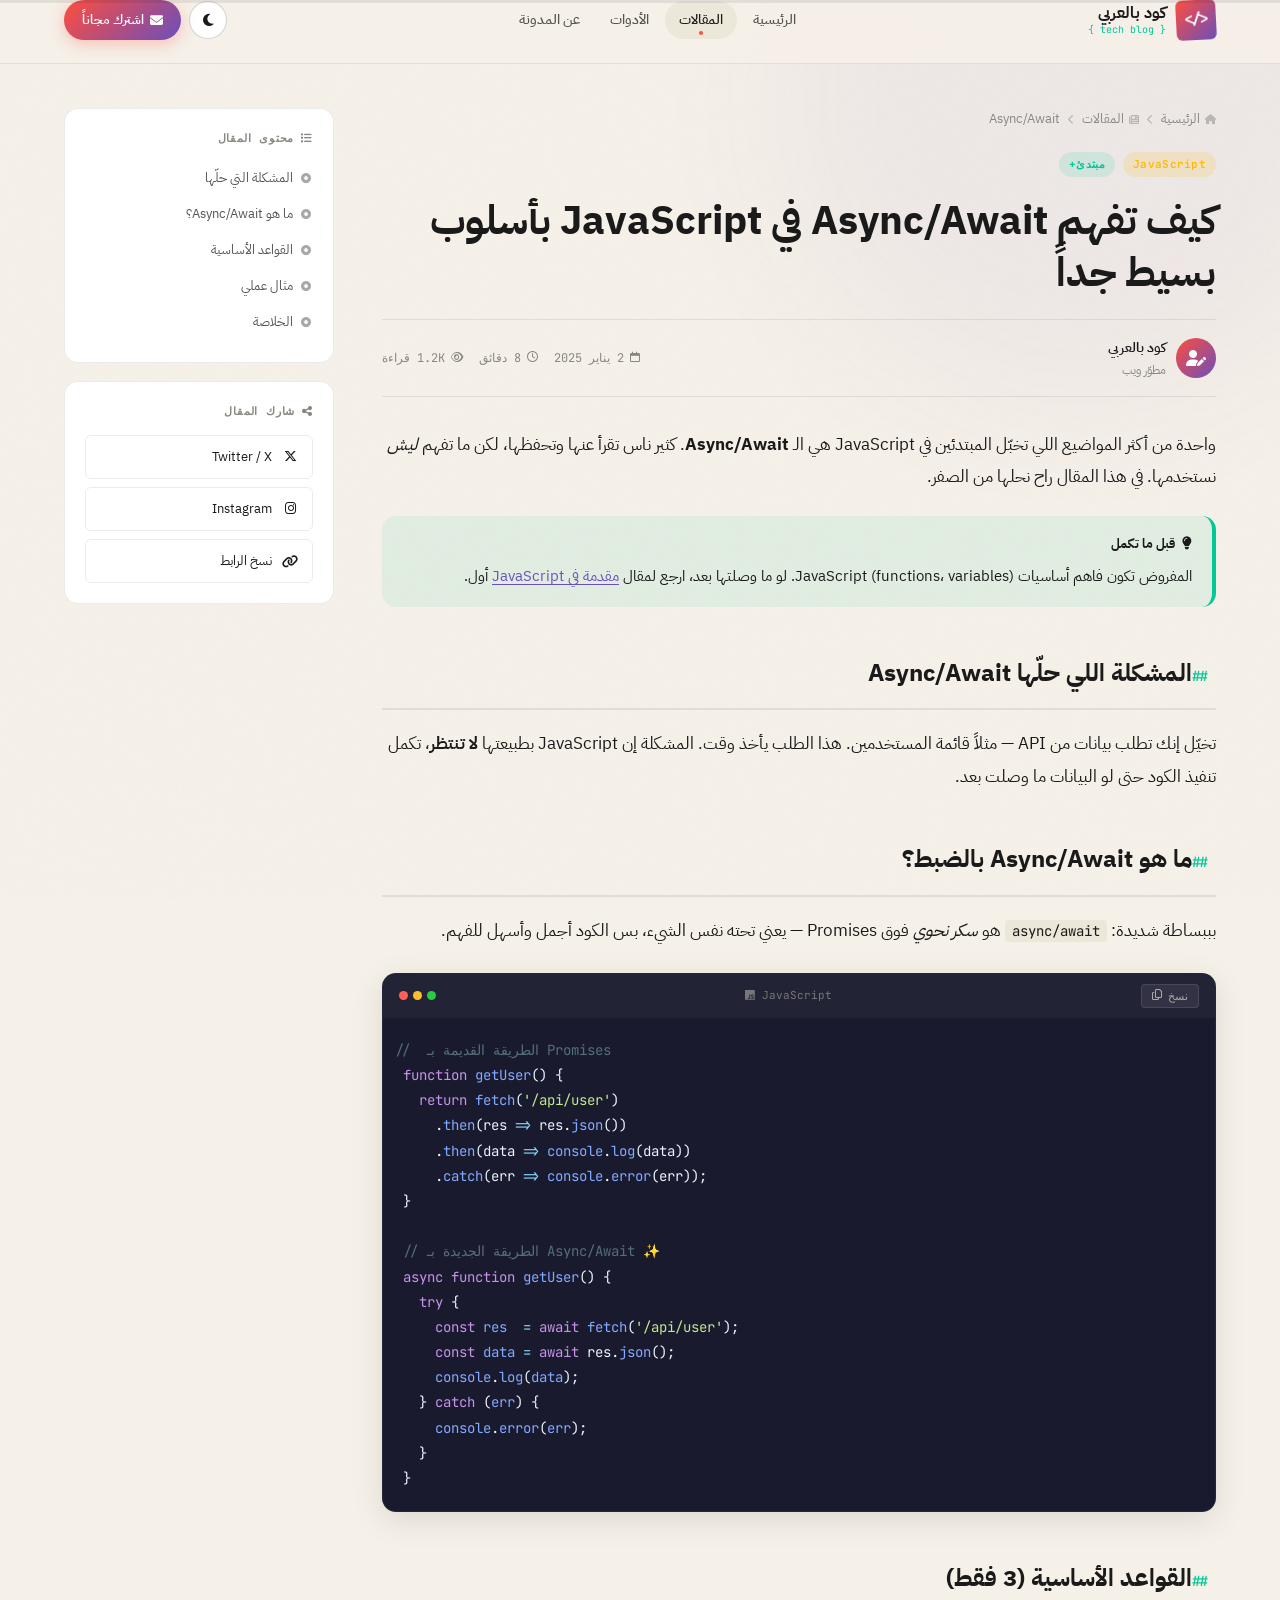
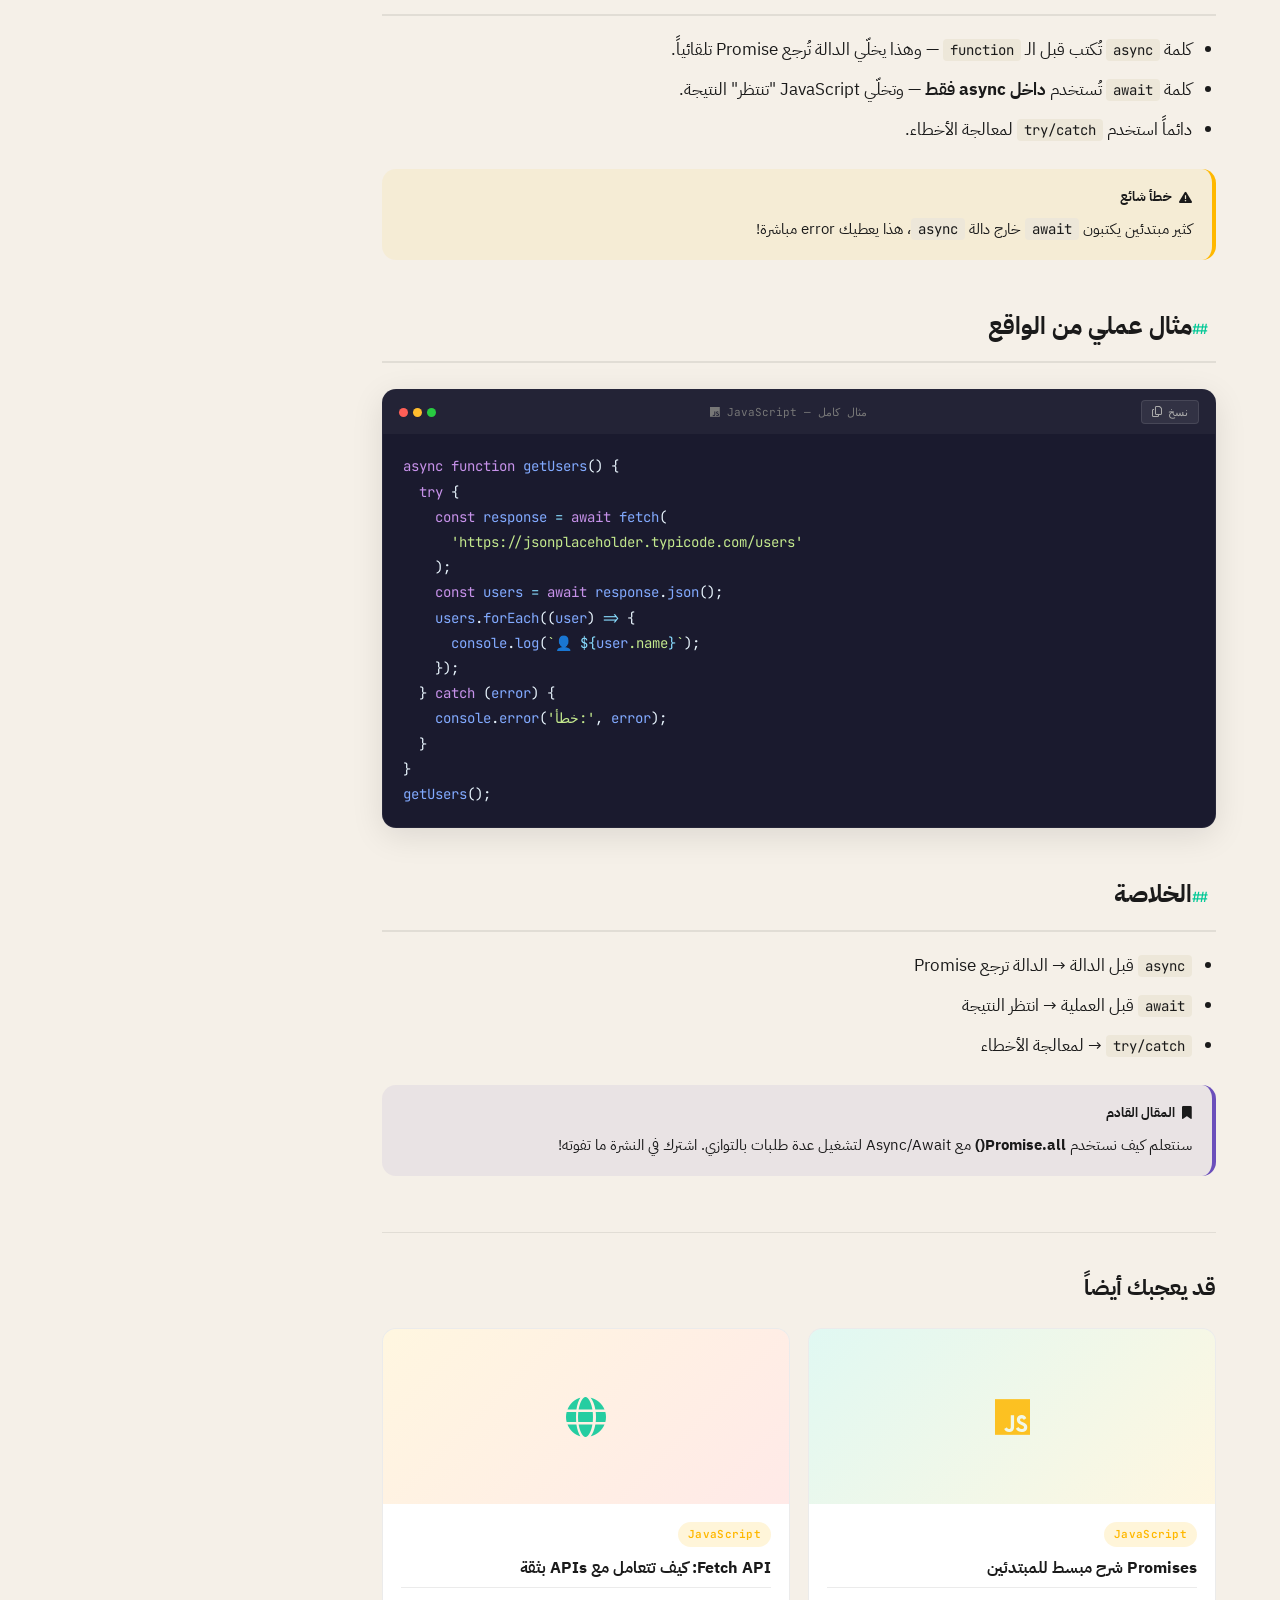
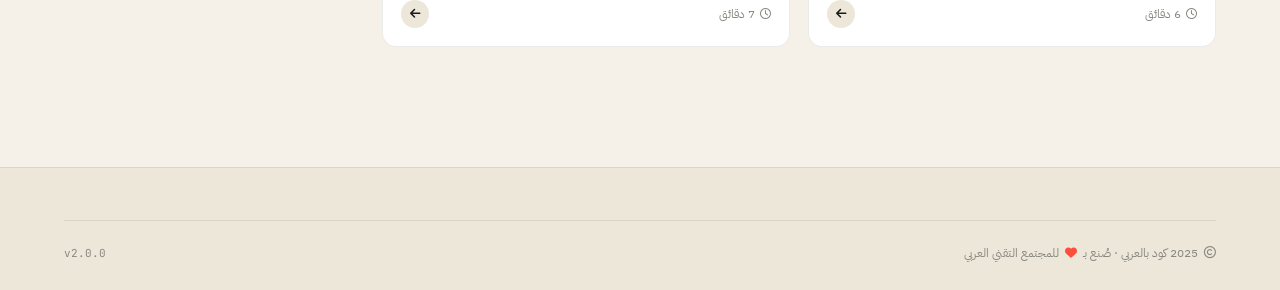
<file: blog/article.html>
<!DOCTYPE html>
<html lang="ar" dir="rtl" data-theme="light">
<head>
  <meta charset="UTF-8" />
  <meta name="viewport" content="width=device-width, initial-scale=1.0" />
  <title>Async/Await في JavaScript | كود بالعربي</title>
  <link rel="stylesheet" href="../css/style.css" />
  <link rel="stylesheet" href="https://cdnjs.cloudflare.com/ajax/libs/font-awesome/6.5.1/css/all.min.css" />
  <link rel="icon" href="data:image/svg+xml,<svg xmlns='http://www.w3.org/2000/svg' viewBox='0 0 32 32'><rect width='32' height='32' rx='6' fill='%23FF4D3D'/><text y='22' x='5' font-size='16' fill='white' font-family='monospace' font-weight='bold'>&lt;/&gt;</text></svg>" />
  <style>
    /* ── شريط التقدم ── */
    .reading-progress { position:fixed; top:0; right:0; left:0; height:3px; background:rgba(0,0,0,0.08); z-index:200; pointer-events:none; }
    .progress-bar { height:100%; background:linear-gradient(90deg,var(--accent-1),var(--accent-4),var(--accent-2)); width:0%; transition:width 0.1s linear; }

    /* ── تخطيط المقال ── */
    .article-layout {
      display: grid;
      grid-template-columns: 1fr 270px;
      gap: 48px;
      padding: 44px 0 80px;
      align-items: start;
    }
    @media(max-width:1024px){
      .article-layout { grid-template-columns: 1fr; }
      .article-sidebar { display: none; }
    }

    /* ── Breadcrumb ── */
    .article-breadcrumb {
      display: flex; gap: 8px; align-items: center;
      font-size: 13px; color: var(--text-muted);
      margin-bottom: 22px; flex-wrap: wrap;
    }
    .article-breadcrumb a { color: var(--text-muted); text-decoration: none; display: flex; align-items: center; gap: 5px; }
    .article-breadcrumb a:hover { color: var(--accent-1); }
    .article-breadcrumb i { font-size: 10px; opacity: 0.5; }

    .article-tags { display: flex; gap: 8px; flex-wrap: wrap; margin-bottom: 18px; }
    .article-title { font-size: clamp(22px,4vw,40px); font-weight: 700; line-height: 1.3; margin-bottom: 20px; }

    /* ── ميتا ── */
    .article-meta {
      display: flex; align-items: center; gap: 20px;
      padding: 16px 0; border-top: 1px solid var(--border); border-bottom: 1px solid var(--border);
      margin-bottom: 32px; flex-wrap: wrap;
    }
    .author { display: flex; align-items: center; gap: 10px; }
    .author-avatar {
      width: 40px; height: 40px; border-radius: 50%;
      background: linear-gradient(135deg,var(--accent-1),var(--accent-4));
      display: flex; align-items: center; justify-content: center;
      font-size: 16px; color: #fff; flex-shrink: 0;
    }
    .author-name { font-size: 14px; font-weight: 600; }
    .author-role { font-size: 12px; color: var(--text-muted); }
    .meta-items { display: flex; gap: 16px; flex-wrap: wrap; margin-right: auto; }
    .meta-item { display: flex; align-items: center; gap: 6px; font-size: 12px; color: var(--text-muted); font-family: var(--font-mono); }
    .meta-item i { font-size: 11px; }

    /* ── جسم المقال ── */
    .article-body { font-size: 17px; line-height: 1.9; }
    .article-body h2 { font-size: 24px; font-weight: 700; margin: 44px 0 18px; padding-bottom: 12px; border-bottom: 2px solid var(--border); }
    .article-body h2::before { content: '## '; font-family: var(--font-mono); font-size: 14px; color: var(--accent-2); }
    .article-body h3 { font-size: 19px; font-weight: 700; margin: 34px 0 14px; }
    .article-body p { margin-bottom: 20px; }
    .article-body a { color: var(--accent-4); text-decoration: underline; text-underline-offset: 3px; }
    .article-body ul, .article-body ol { padding-right: 24px; margin-bottom: 20px; }
    .article-body li { margin-bottom: 8px; }
    .article-body code {
      font-family: var(--font-mono); font-size: 14px;
      background: var(--bg-secondary); padding: 2px 7px; border-radius: 4px;
    }

    /* ── بلوك الكود ── */
    .code-block {
      background: var(--bg-code); border-radius: var(--radius-md);
      overflow: hidden; margin: 26px 0;
      border: 1px solid rgba(255,255,255,0.05); box-shadow: var(--shadow-md);
    }
    .code-block-header {
      background: rgba(255,255,255,0.04); padding: 10px 16px;
      display: flex; align-items: center; gap: 10px;
    }
    .code-block-dots { display: flex; gap: 5px; }
    .code-block-dots span { width: 9px; height: 9px; border-radius: 50%; }
    .code-block-dots span:nth-child(1){background:#FF5F57;}
    .code-block-dots span:nth-child(2){background:#FFBD2E;}
    .code-block-dots span:nth-child(3){background:#28CA41;}
    .code-block-lang { font-family: var(--font-mono); font-size: 11px; color: #777; margin-right: auto; }
    .code-copy-btn {
      display: inline-flex; align-items: center; gap: 6px;
      background: rgba(255,255,255,0.07); border: 1px solid rgba(255,255,255,0.1);
      color: #aaa; font-size: 11px; font-family: var(--font-mono);
      padding: 4px 10px; border-radius: 4px; cursor: pointer;
      transition: all var(--transition); flex-shrink: 0;
    }
    .code-copy-btn:hover { background: rgba(255,255,255,0.14); color: #fff; }
    .code-copy-btn.copied { color: var(--accent-2); border-color: var(--accent-2); }
    .code-block pre { padding: 20px; overflow-x: auto; margin: 0; }
    .code-block code { font-family: var(--font-mono); font-size: 14px; line-height: 1.8; color: #E8F4FD; background: none; padding: 0; border-radius: 0; }

    /* ── ملاحظات ── */
    .note { padding: 16px 20px; border-radius: var(--radius-md); margin: 22px 0; border-right: 4px solid; font-size: 15px; }
    .note-info { background: rgba(107,79,187,0.08); border-color: var(--accent-4); }
    .note-tip  { background: rgba(0,200,150,0.08);  border-color: var(--accent-2); }
    .note-warn { background: rgba(255,184,0,0.08);  border-color: var(--accent-3); }
    .note-title { font-weight: 700; margin-bottom: 6px; font-size: 13px; display: flex; align-items: center; gap: 7px; }

    /* ── السايدبار ── */
    .article-sidebar { position: sticky; top: calc(var(--header-h) + 20px); }
    .sidebar-box {
      background: var(--bg-card); border: 1px solid var(--border);
      border-radius: var(--radius-md); padding: 20px; margin-bottom: 18px;
    }
    .sidebar-box-title {
      font-size: 11px; font-weight: 700; font-family: var(--font-mono);
      color: var(--text-muted); letter-spacing: 0.8px; text-transform: uppercase;
      margin-bottom: 14px; display: flex; align-items: center; gap: 7px;
    }
    .toc-list { list-style: none; }
    .toc-list li { margin-bottom: 4px; }
    .toc-list a {
      font-size: 13px; color: var(--text-secondary); text-decoration: none;
      display: flex; align-items: center; gap: 8px;
      padding: 5px 0 5px 12px; border-right: 2px solid transparent;
      transition: all var(--transition);
    }
    .toc-list a i { font-size: 10px; opacity: 0.5; }
    .toc-list a:hover, .toc-list a.active { color: var(--accent-1); border-right-color: var(--accent-1); }
    .share-btns { display: flex; flex-direction: column; gap: 8px; }
    .share-btn {
      display: flex; align-items: center; gap: 10px;
      padding: 10px 14px; border-radius: var(--radius-sm);
      border: 1px solid var(--border); background: transparent;
      font-family: var(--font-ar); font-size: 13px; color: var(--text-primary);
      cursor: pointer; transition: all var(--transition); text-decoration: none;
    }
    .share-btn i { width: 16px; text-align: center; }
    .share-btn:hover { background: var(--bg-secondary); transform: translateX(-4px); }

    /* ── فوتر المقال ── */
    .article-footer { margin-top: 56px; padding-top: 36px; border-top: 1px solid var(--border); }
    .related-title { font-size: 22px; font-weight: 700; margin-bottom: 22px; }
    .related-grid { display: grid; grid-template-columns: repeat(2,1fr); gap: 18px; }
    @media(max-width:640px){ .related-grid { grid-template-columns: 1fr; } }

    @media(max-width:768px){
      .article-layout { padding: 28px 0 56px; gap: 28px; }
      .article-body { font-size: 16px; }
      .code-block pre { padding: 14px; }
      .code-block code { font-size: 13px; }
    }
  </style>
</head>
<body>

  <div class="reading-progress"><div class="progress-bar" id="progress-bar"></div></div>
  <div class="bg-noise"></div>
  <div class="bg-orbs"><div class="orb orb-1" style="opacity:0.05;"></div></div>

  <div class="wrapper">

    <!-- ══ هيدر ══ -->
    <header class="site-header">
      <div class="container">
        <div class="header-inner">
          <a href="../index.html" class="logo">
            <div class="logo-mark">&lt;/&gt;</div>
            <div class="logo-text">
              <span class="logo-title">كود بالعربي</span>
              <span class="logo-sub">{ tech blog }</span>
            </div>
          </a>
          <nav class="site-nav">
            <a href="../index.html"       class="nav-link">الرئيسية</a>
            <a href="index.html"          class="nav-link active">المقالات</a>
            <a href="../tools/index.html" class="nav-link">الأدوات</a>
            <a href="../index.html#about" class="nav-link">عن المدونة</a>
          </nav>
          <div class="header-actions">
            <button class="btn-theme" id="theme-toggle"><i class="fa-solid fa-moon"></i></button>
            <a href="../index.html#newsletter" class="btn-subscribe">
              <i class="fa-solid fa-envelope"></i> اشترك مجاناً
            </a>
            <button class="menu-toggle" id="menu-toggle" aria-label="القائمة" aria-expanded="false">
              <span></span><span></span><span></span>
            </button>
          </div>
        </div>
      </div>
    </header>

    <!-- ══ موبايل ناف ══ -->
    <nav class="mobile-nav" id="mobile-nav">
      <a href="../index.html"       class="nav-link">الرئيسية</a>
      <a href="index.html"          class="nav-link active">المقالات</a>
      <a href="../tools/index.html" class="nav-link">الأدوات</a>
      <a href="../index.html#about" class="nav-link">عن المدونة</a>
      <div class="mobile-nav-footer">
        <button class="btn-theme" id="mobile-theme-toggle"><i class="fa-solid fa-moon"></i></button>
        <a href="../index.html#newsletter" class="btn-subscribe">
          <i class="fa-solid fa-envelope"></i> اشترك مجاناً
        </a>
      </div>
    </nav>

    <div class="container">
      <div class="article-layout">

        <main>
          <header class="article-header reveal">
            <nav class="article-breadcrumb">
              <a href="../index.html"><i class="fa-solid fa-house"></i> الرئيسية</a>
              <i class="fa-solid fa-chevron-left"></i>
              <a href="index.html"><i class="fa-solid fa-newspaper"></i> المقالات</a>
              <i class="fa-solid fa-chevron-left"></i>
              <span>Async/Await</span>
            </nav>

            <div class="article-tags">
              <span class="card-tag tag-js">JavaScript</span>
              <span class="card-tag" style="background:rgba(0,200,150,0.12);color:var(--accent-2);">مبتدئ+</span>
            </div>

            <h1 class="article-title">كيف تفهم Async/Await في JavaScript بأسلوب بسيط جداً</h1>

            <div class="article-meta">
              <div class="author">
                <div class="author-avatar"><i class="fa-solid fa-user-pen"></i></div>
                <div>
                  <div class="author-name">كود بالعربي</div>
                  <div class="author-role">مطوّر ويب</div>
                </div>
              </div>
              <div class="meta-items">
                <span class="meta-item"><i class="fa-regular fa-calendar"></i> 2 يناير 2025</span>
                <span class="meta-item"><i class="fa-regular fa-clock"></i> 8 دقائق</span>
                <span class="meta-item"><i class="fa-regular fa-eye"></i> 1.2K قراءة</span>
              </div>
            </div>
          </header>

          <article class="article-body reveal">

            <p>واحدة من أكثر المواضيع اللي تخبّل المبتدئين في JavaScript هي الـ <strong>Async/Await</strong>. كثير ناس تقرأ عنها وتحفظها، لكن ما تفهم <em>ليش</em> نستخدمها. في هذا المقال راح نحلها من الصفر.</p>

            <div class="note note-tip">
              <div class="note-title"><i class="fa-solid fa-lightbulb"></i> قبل ما تكمل</div>
              المفروض تكون فاهم أساسيات JavaScript (functions، variables). لو ما وصلتها بعد، ارجع لمقال <a href="#">مقدمة في JavaScript</a> أول.
            </div>

            <h2 id="problem">المشكلة اللي حلّها Async/Await</h2>

            <p>تخيّل إنك تطلب بيانات من API — مثلاً قائمة المستخدمين. هذا الطلب يأخذ وقت. المشكلة إن JavaScript بطبيعتها <strong>لا تنتظر</strong>، تكمل تنفيذ الكود حتى لو البيانات ما وصلت بعد.</p>

            <h2 id="what-is">ما هو Async/Await بالضبط؟</h2>

            <p>بببساطة شديدة: <code>async/await</code> هو <em>سكر نحوي</em> فوق Promises — يعني تحته نفس الشيء، بس الكود أجمل وأسهل للفهم.</p>

            <div class="code-block">
              <div class="code-block-header">
                <div class="code-block-dots"><span></span><span></span><span></span></div>
                <span class="code-block-lang"><i class="fa-brands fa-js"></i> JavaScript</span>
                <button class="code-copy-btn" onclick="copyCode(this)">
                  <i class="fa-regular fa-copy"></i> نسخ
                </button>
              </div>
              <pre><code><span class="c-comment">// الطريقة القديمة بـ Promises</span>
<span class="c-keyword">function</span> <span class="c-func">getUser</span>() {
  <span class="c-keyword">return</span> <span class="c-func">fetch</span>(<span class="c-string">'/api/user'</span>)
    .<span class="c-func">then</span>(res <span class="c-op">=></span> res.<span class="c-func">json</span>())
    .<span class="c-func">then</span>(data <span class="c-op">=></span> <span class="c-func">console</span>.<span class="c-func">log</span>(data))
    .<span class="c-func">catch</span>(err <span class="c-op">=></span> <span class="c-func">console</span>.<span class="c-func">error</span>(err));
}

<span class="c-comment">// الطريقة الجديدة بـ Async/Await ✨</span>
<span class="c-keyword">async function</span> <span class="c-func">getUser</span>() {
  <span class="c-keyword">try</span> {
    <span class="c-keyword">const</span> <span class="c-var">res</span>  <span class="c-op">=</span> <span class="c-keyword">await</span> <span class="c-func">fetch</span>(<span class="c-string">'/api/user'</span>);
    <span class="c-keyword">const</span> <span class="c-var">data</span> <span class="c-op">=</span> <span class="c-keyword">await</span> res.<span class="c-func">json</span>();
    <span class="c-func">console</span>.<span class="c-func">log</span>(<span class="c-var">data</span>);
  } <span class="c-keyword">catch</span> (<span class="c-var">err</span>) {
    <span class="c-func">console</span>.<span class="c-func">error</span>(<span class="c-var">err</span>);
  }
}</code></pre>
            </div>

            <h2 id="rules">القواعد الأساسية (3 فقط)</h2>
            <ul>
              <li>كلمة <code>async</code> تُكتب قبل الـ <code>function</code> — وهذا يخلّي الدالة تُرجع Promise تلقائياً.</li>
              <li>كلمة <code>await</code> تُستخدم <strong>داخل async فقط</strong> — وتخلّي JavaScript "تنتظر" النتيجة.</li>
              <li>دائماً استخدم <code>try/catch</code> لمعالجة الأخطاء.</li>
            </ul>

            <div class="note note-warn">
              <div class="note-title"><i class="fa-solid fa-triangle-exclamation"></i> خطأ شائع</div>
              كثير مبتدئين يكتبون <code>await</code> خارج دالة <code>async</code>، هذا يعطيك error مباشرة!
            </div>

            <h2 id="example">مثال عملي من الواقع</h2>

            <div class="code-block">
              <div class="code-block-header">
                <div class="code-block-dots"><span></span><span></span><span></span></div>
                <span class="code-block-lang"><i class="fa-brands fa-js"></i> JavaScript — مثال كامل</span>
                <button class="code-copy-btn" onclick="copyCode(this)">
                  <i class="fa-regular fa-copy"></i> نسخ
                </button>
              </div>
              <pre><code><span class="c-keyword">async function</span> <span class="c-func">getUsers</span>() {
  <span class="c-keyword">try</span> {
    <span class="c-keyword">const</span> <span class="c-var">response</span> <span class="c-op">=</span> <span class="c-keyword">await</span> <span class="c-func">fetch</span>(
      <span class="c-string">'https://jsonplaceholder.typicode.com/users'</span>
    );
    <span class="c-keyword">const</span> <span class="c-var">users</span> <span class="c-op">=</span> <span class="c-keyword">await</span> <span class="c-var">response</span>.<span class="c-func">json</span>();
    <span class="c-var">users</span>.<span class="c-func">forEach</span>((<span class="c-var">user</span>) <span class="c-op">=></span> {
      <span class="c-func">console</span>.<span class="c-func">log</span>(<span class="c-string">`👤 <span class="c-op">${</span><span class="c-var">user</span>.name<span class="c-op">}</span>`</span>);
    });
  } <span class="c-keyword">catch</span> (<span class="c-var">error</span>) {
    <span class="c-func">console</span>.<span class="c-func">error</span>(<span class="c-string">'خطأ:'</span>, <span class="c-var">error</span>);
  }
}
<span class="c-func">getUsers</span>();</code></pre>
            </div>

            <h2 id="summary">الخلاصة</h2>
            <ul>
              <li><code>async</code> قبل الدالة → الدالة ترجع Promise</li>
              <li><code>await</code> قبل العملية → انتظر النتيجة</li>
              <li><code>try/catch</code> → لمعالجة الأخطاء</li>
            </ul>

            <div class="note note-info">
              <div class="note-title"><i class="fa-solid fa-bookmark"></i> المقال القادم</div>
              سنتعلم كيف نستخدم <strong>Promise.all()</strong> مع Async/Await لتشغيل عدة طلبات بالتوازي. اشترك في النشرة ما تفوته!
            </div>

          </article>

          <div class="article-footer reveal">
            <h3 class="related-title">قد يعجبك أيضاً</h3>
            <div class="related-grid">
              <a href="article.html" class="article-card">
                <div class="card-image"><div class="card-image-inner bg-grad-2">
                  <i class="fa-brands fa-js card-cat-icon" style="color:#FFB800;"></i>
                </div></div>
                <div class="card-content">
                  <div class="card-meta"><span class="card-tag tag-js">JavaScript</span></div>
                  <h3 class="card-title">Promises شرح مبسط للمبتدئين</h3>
                  <div class="card-footer">
                    <span class="card-read"><i class="fa-regular fa-clock"></i> 6 دقائق</span>
                    <span class="card-arrow"><i class="fa-solid fa-arrow-left"></i></span>
                  </div>
                </div>
              </a>
              <a href="article.html" class="article-card">
                <div class="card-image"><div class="card-image-inner bg-grad-3">
                  <i class="fa-solid fa-globe card-cat-icon" style="color:#00C896;"></i>
                </div></div>
                <div class="card-content">
                  <div class="card-meta"><span class="card-tag tag-js">JavaScript</span></div>
                  <h3 class="card-title">Fetch API: كيف تتعامل مع APIs بثقة</h3>
                  <div class="card-footer">
                    <span class="card-read"><i class="fa-regular fa-clock"></i> 7 دقائق</span>
                    <span class="card-arrow"><i class="fa-solid fa-arrow-left"></i></span>
                  </div>
                </div>
              </a>
            </div>
          </div>
        </main>

        <aside class="article-sidebar">
          <div class="sidebar-box">
            <div class="sidebar-box-title"><i class="fa-solid fa-list"></i> محتوى المقال</div>
            <ul class="toc-list">
              <li><a href="#problem" class="active"><i class="fa-solid fa-circle-dot"></i> المشكلة التي حلّها</a></li>
              <li><a href="#what-is"><i class="fa-solid fa-circle-dot"></i> ما هو Async/Await؟</a></li>
              <li><a href="#rules"><i class="fa-solid fa-circle-dot"></i> القواعد الأساسية</a></li>
              <li><a href="#example"><i class="fa-solid fa-circle-dot"></i> مثال عملي</a></li>
              <li><a href="#summary"><i class="fa-solid fa-circle-dot"></i> الخلاصة</a></li>
            </ul>
          </div>
          <div class="sidebar-box">
            <div class="sidebar-box-title"><i class="fa-solid fa-share-nodes"></i> شارك المقال</div>
            <div class="share-btns">
              <a href="#" class="share-btn"><i class="fa-brands fa-x-twitter"></i> Twitter / X</a>
              <a href="#" class="share-btn"><i class="fa-brands fa-instagram"></i> Instagram</a>
              <a href="#" class="share-btn" onclick="navigator.clipboard.writeText(location.href);return false;">
                <i class="fa-solid fa-link"></i> نسخ الرابط
              </a>
            </div>
          </div>
        </aside>

      </div>
    </div>

    <footer class="site-footer">
      <div class="container">
        <div class="footer-bottom">
          <p class="footer-copy">
            <i class="fa-regular fa-copyright"></i>
            2025 كود بالعربي · صُنع بـ <i class="fa-solid fa-heart" style="color:var(--accent-1);"></i> للمجتمع التقني العربي
          </p>
          <span class="footer-mono">v2.0.0</span>
        </div>
      </div>
    </footer>

  </div>

  <script src="../js/main.js"></script>
  <script>
    // شريط التقدم
    window.addEventListener('scroll', () => {
      const total = document.body.scrollHeight - window.innerHeight;
      document.getElementById('progress-bar').style.width = (window.scrollY / total * 100) + '%';
    }, { passive: true });

    // TOC active
    const headings = document.querySelectorAll('h2[id]');
    const tocLinks = document.querySelectorAll('.toc-list a');
    window.addEventListener('scroll', () => {
      let current = '';
      headings.forEach(h => { if (window.scrollY >= h.offsetTop - 120) current = h.id; });
      tocLinks.forEach(a => a.classList.toggle('active', a.getAttribute('href') === '#' + current));
    }, { passive: true });
  </script>
</body>
</html>
</file>
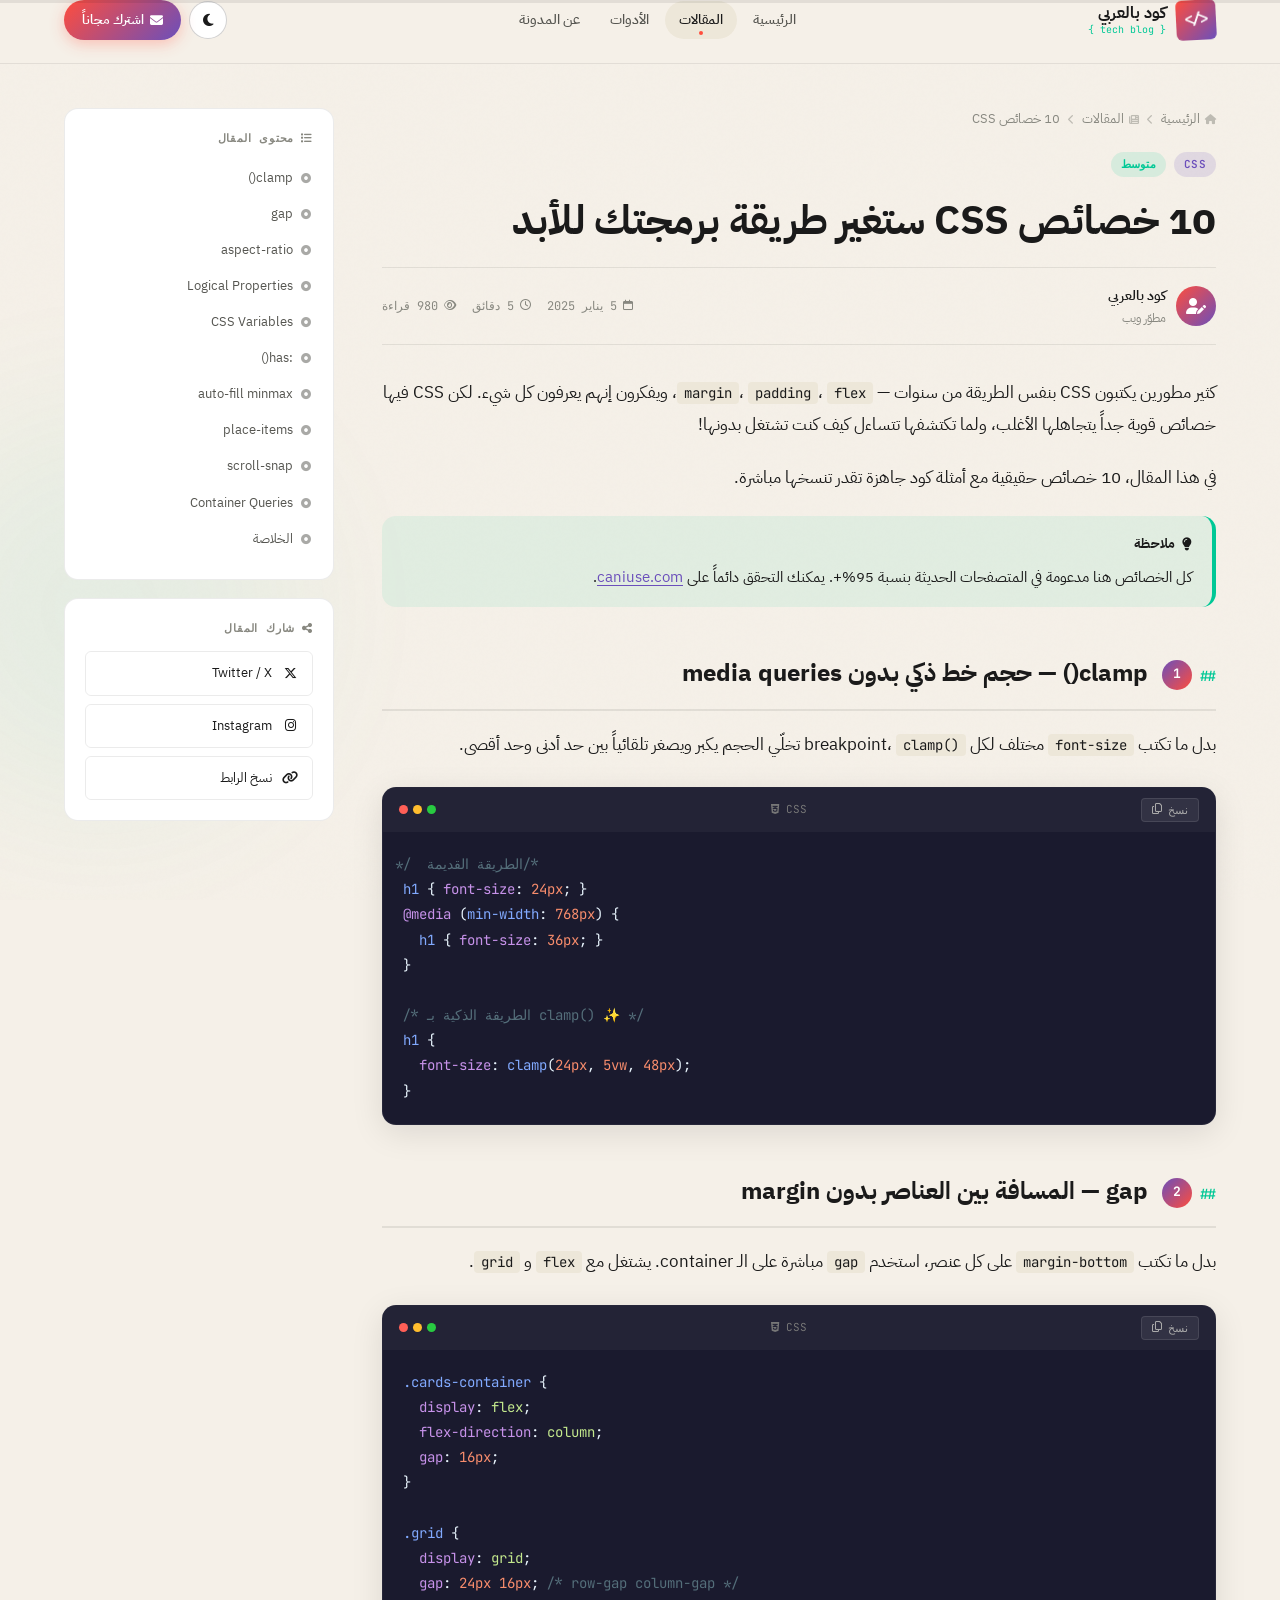
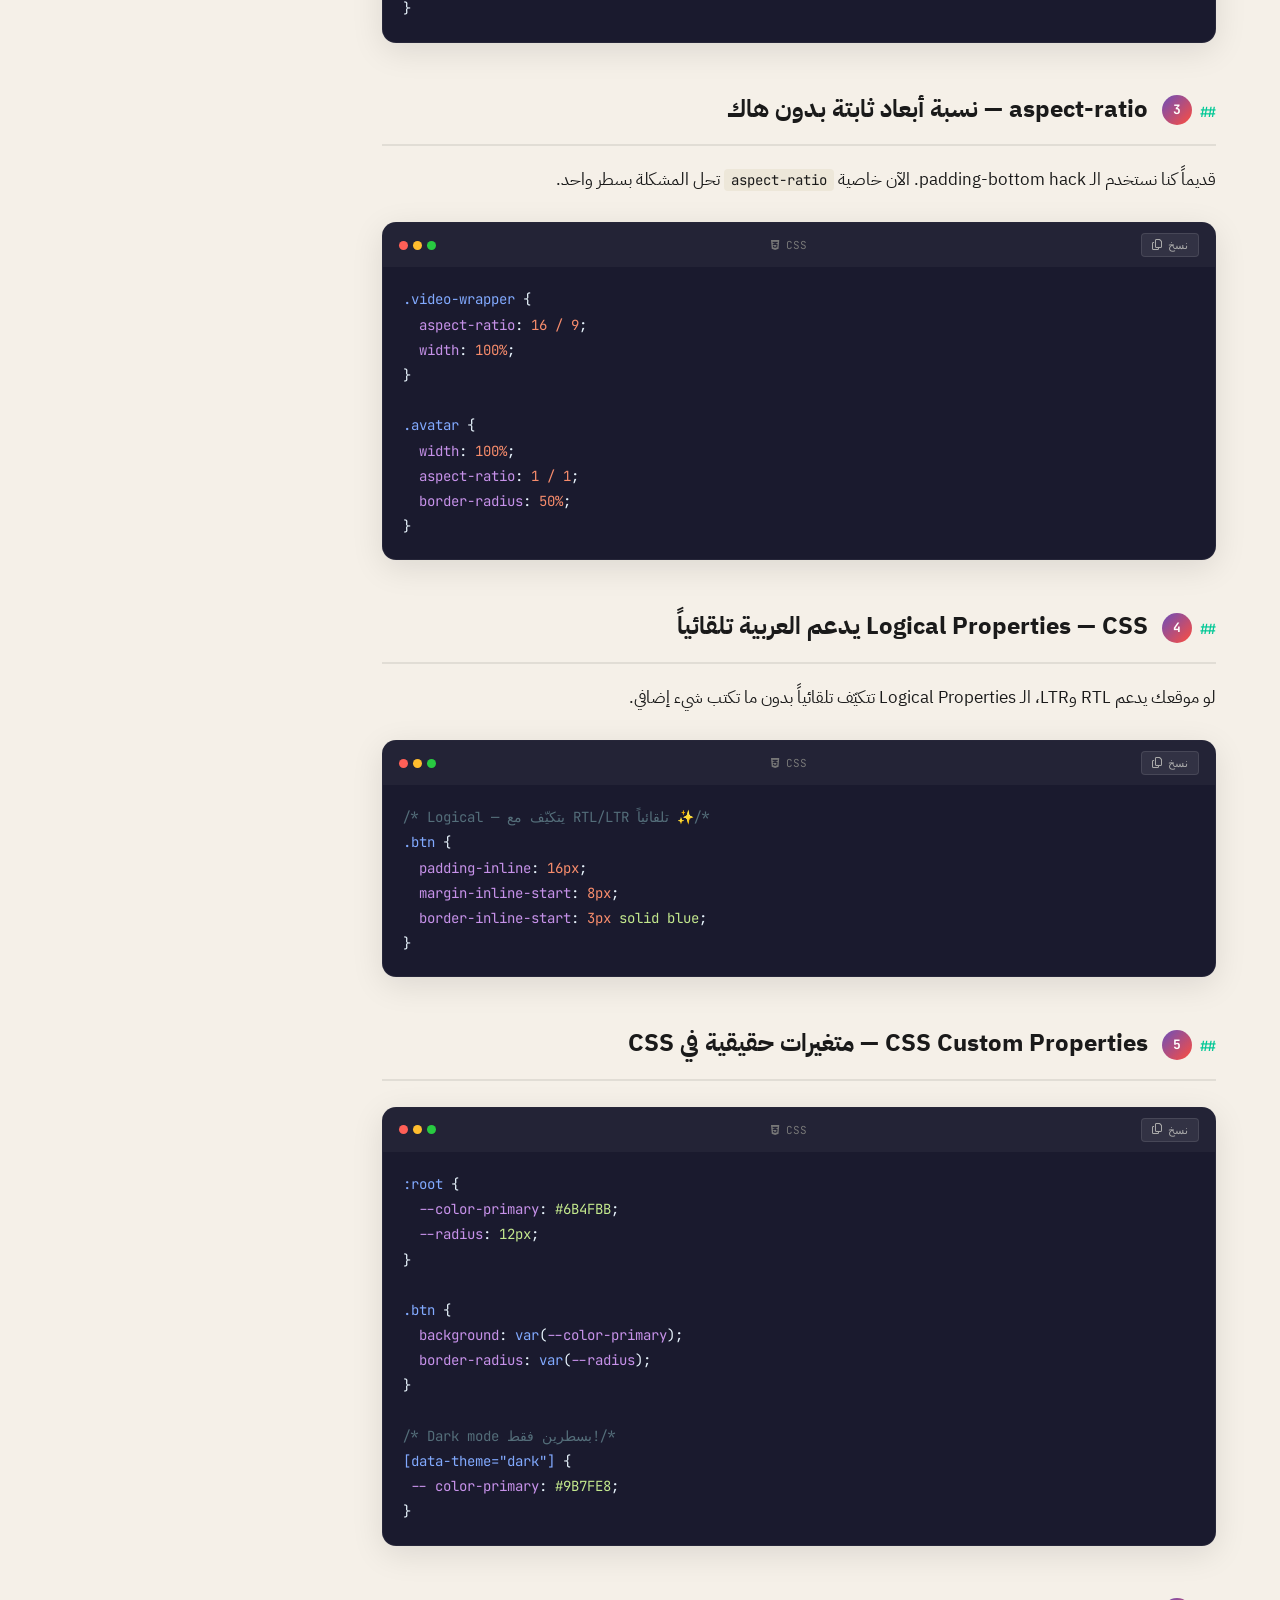
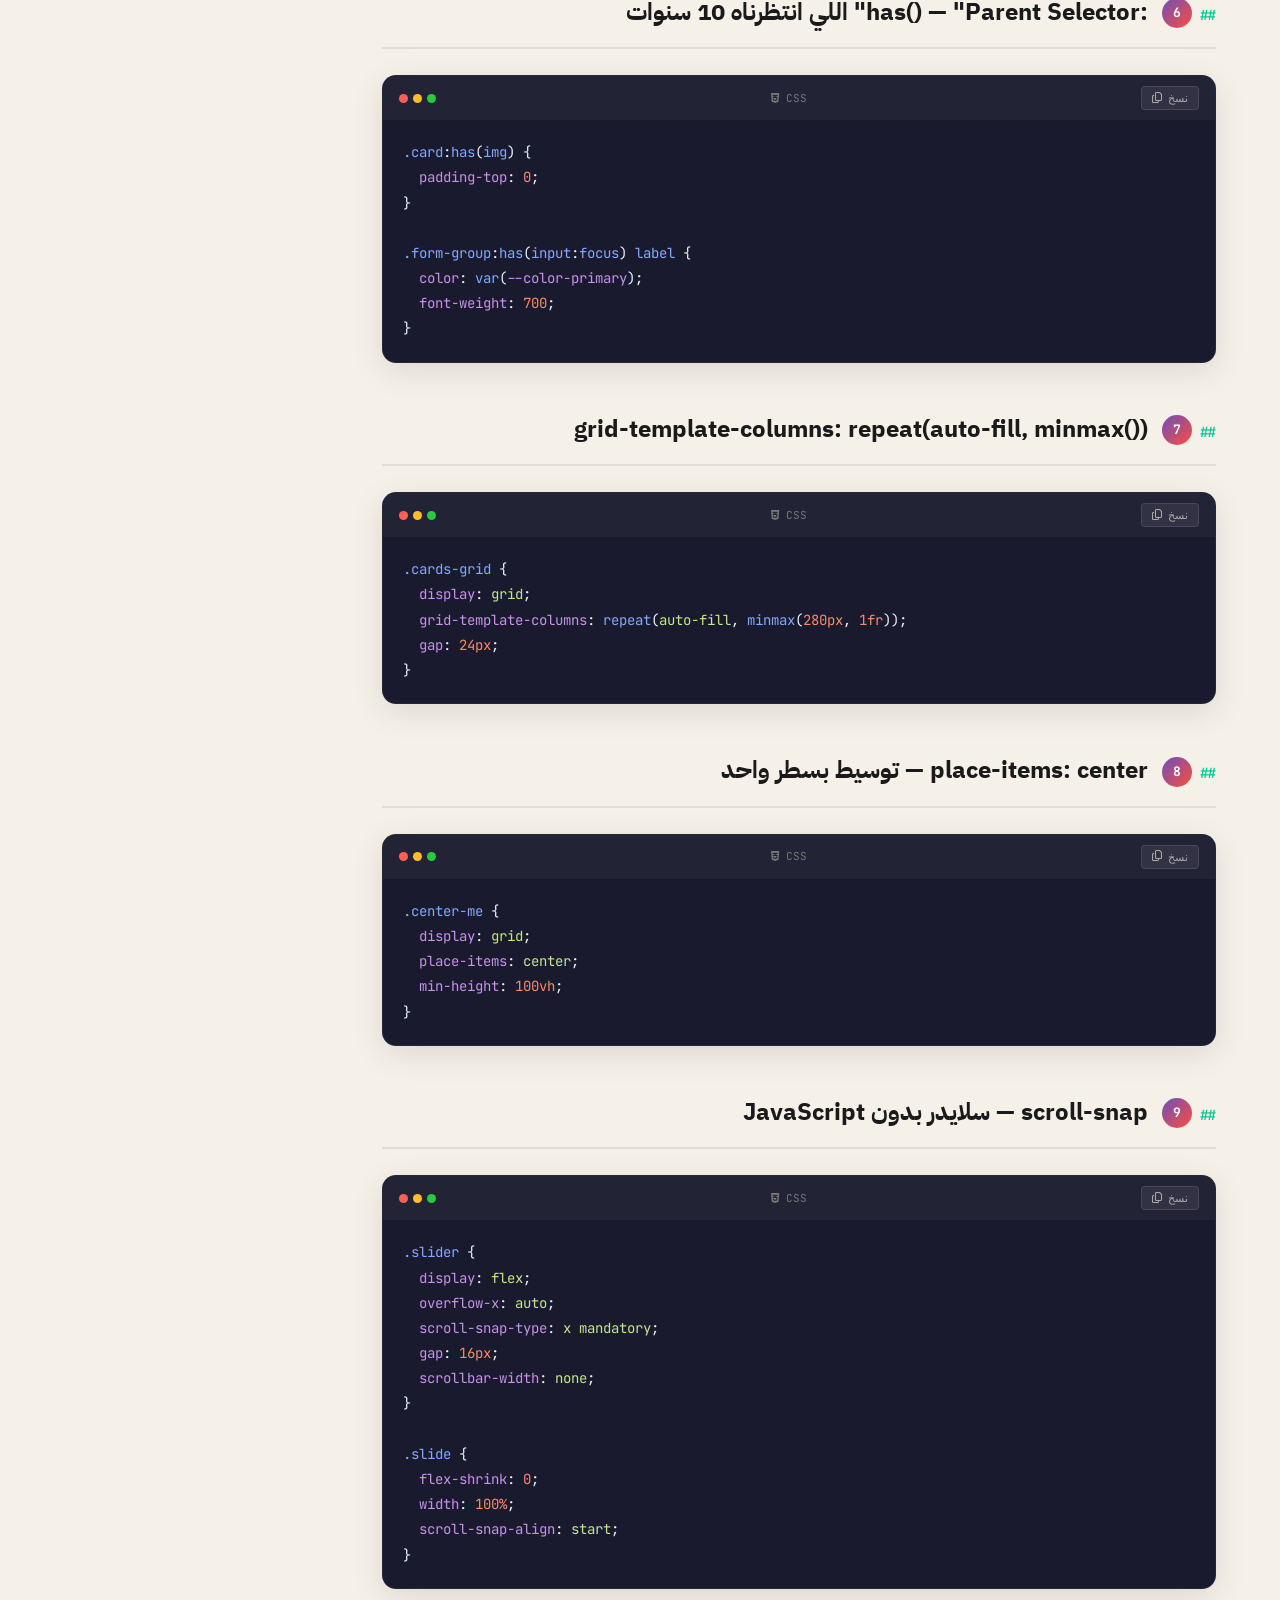
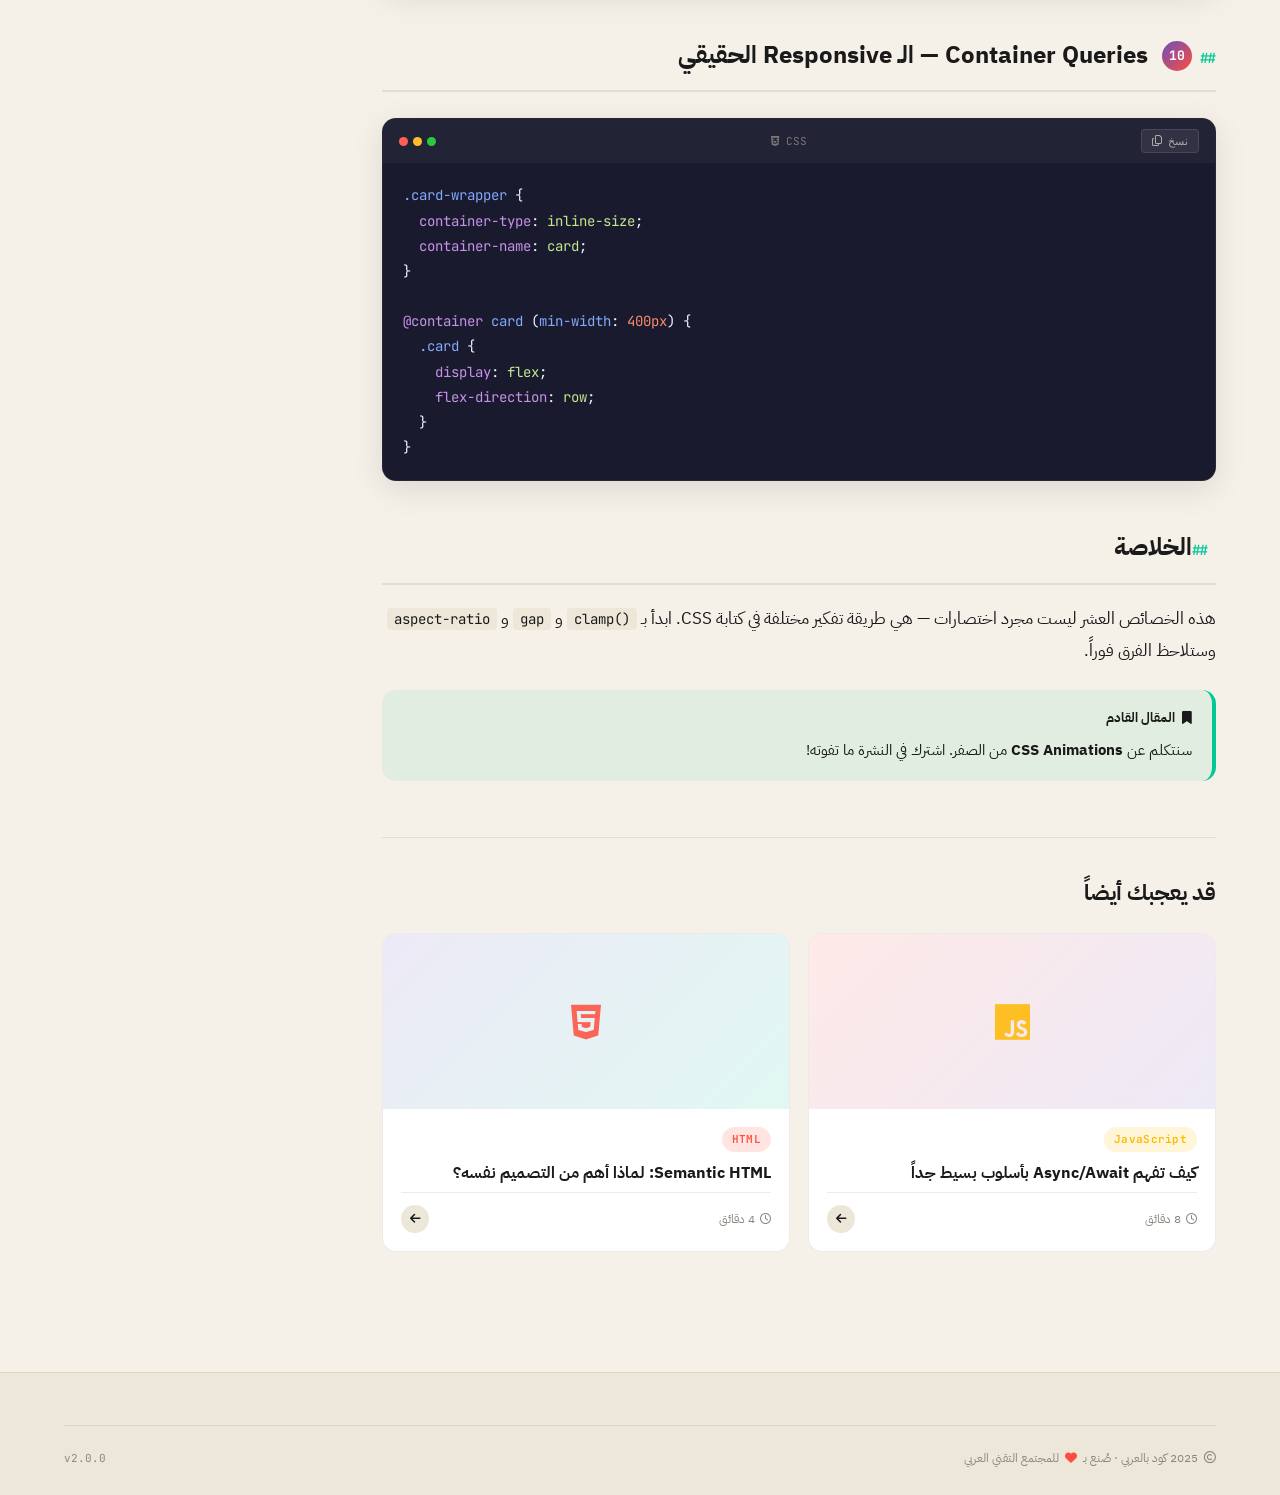
<file: blog/article1.html>
<!DOCTYPE html>
<html lang="ar" dir="rtl" data-theme="light">
<head>
  <meta charset="UTF-8" />
  <meta name="viewport" content="width=device-width, initial-scale=1.0" />
  <meta name="description" content="10 خصائص CSS يستخدمها المحترفون يومياً وما تجد عنها مقالات عربية — مع أمثلة عملية جاهزة" />
  <title>10 خصائص CSS ستغير طريقة برمجتك | كود بالعربي</title>
  <link rel="stylesheet" href="../css/style.css" />
  <link rel="stylesheet" href="https://cdnjs.cloudflare.com/ajax/libs/font-awesome/6.5.1/css/all.min.css" />
  <link rel="icon" href="data:image/svg+xml,<svg xmlns='http://www.w3.org/2000/svg' viewBox='0 0 32 32'><rect width='32' height='32' rx='6' fill='%23FF4D3D'/><text y='22' x='5' font-size='16' fill='white' font-family='monospace' font-weight='bold'>&lt;/&gt;</text></svg>" />
  <style>
    .reading-progress { position:fixed; top:0; right:0; left:0; height:3px; background:rgba(0,0,0,0.08); z-index:200; pointer-events:none; }
    .progress-bar { height:100%; background:linear-gradient(90deg,var(--accent-1),var(--accent-4),var(--accent-2)); width:0%; transition:width 0.1s linear; }

    .article-layout {
      display: grid;
      grid-template-columns: 1fr 270px;
      gap: 48px;
      padding: 44px 0 80px;
      align-items: start;
    }
    @media(max-width:1024px){
      .article-layout { grid-template-columns: 1fr; }
      .article-sidebar { display: none; }
    }

    .article-breadcrumb { display:flex; gap:8px; align-items:center; font-size:13px; color:var(--text-muted); margin-bottom:22px; flex-wrap:wrap; }
    .article-breadcrumb a { color:var(--text-muted); text-decoration:none; display:flex; align-items:center; gap:5px; }
    .article-breadcrumb a:hover { color:var(--accent-1); }
    .article-breadcrumb i { font-size:10px; opacity:0.5; }

    .article-tags { display:flex; gap:8px; flex-wrap:wrap; margin-bottom:18px; }
    .article-title { font-size:clamp(22px,4vw,40px); font-weight:700; line-height:1.3; margin-bottom:20px; }

    .article-meta { display:flex; align-items:center; gap:20px; padding:16px 0; border-top:1px solid var(--border); border-bottom:1px solid var(--border); margin-bottom:32px; flex-wrap:wrap; }
    .author { display:flex; align-items:center; gap:10px; }
    .author-avatar { width:40px; height:40px; border-radius:50%; background:linear-gradient(135deg,var(--accent-1),var(--accent-4)); display:flex; align-items:center; justify-content:center; font-size:16px; color:#fff; flex-shrink:0; }
    .author-name { font-size:14px; font-weight:600; }
    .author-role { font-size:12px; color:var(--text-muted); }
    .meta-items { display:flex; gap:16px; flex-wrap:wrap; margin-right:auto; }
    .meta-item { display:flex; align-items:center; gap:6px; font-size:12px; color:var(--text-muted); font-family:var(--font-mono); }
    .meta-item i { font-size:11px; }

    .article-body { font-size:17px; line-height:1.9; }
    .article-body h2 { font-size:24px; font-weight:700; margin:44px 0 18px; padding-bottom:12px; border-bottom:2px solid var(--border); }
    .article-body h2::before { content:'## '; font-family:var(--font-mono); font-size:14px; color:var(--accent-2); }
    .article-body h3 { font-size:19px; font-weight:700; margin:34px 0 14px; }
    .article-body p { margin-bottom:20px; }
    .article-body a { color:var(--accent-4); text-decoration:underline; text-underline-offset:3px; }
    .article-body ul,.article-body ol { padding-right:24px; margin-bottom:20px; }
    .article-body li { margin-bottom:8px; }
    .article-body code { font-family:var(--font-mono); font-size:14px; background:var(--bg-secondary); padding:2px 7px; border-radius:4px; }

    .code-block { background:var(--bg-code); border-radius:var(--radius-md); overflow:hidden; margin:26px 0; border:1px solid rgba(255,255,255,0.05); box-shadow:var(--shadow-md); }
    .code-block-header { background:rgba(255,255,255,0.04); padding:10px 16px; display:flex; align-items:center; gap:10px; }
    .code-block-dots { display:flex; gap:5px; }
    .code-block-dots span { width:9px; height:9px; border-radius:50%; }
    .code-block-dots span:nth-child(1){background:#FF5F57;}
    .code-block-dots span:nth-child(2){background:#FFBD2E;}
    .code-block-dots span:nth-child(3){background:#28CA41;}
    .code-block-lang { font-family:var(--font-mono); font-size:11px; color:#777; margin-right:auto; }
    .code-copy-btn { display:inline-flex; align-items:center; gap:6px; background:rgba(255,255,255,0.07); border:1px solid rgba(255,255,255,0.1); color:#aaa; font-size:11px; font-family:var(--font-mono); padding:4px 10px; border-radius:4px; cursor:pointer; transition:all var(--transition); flex-shrink:0; }
    .code-copy-btn:hover { background:rgba(255,255,255,0.14); color:#fff; }
    .code-copy-btn.copied { color:var(--accent-2); border-color:var(--accent-2); }
    .code-block pre { padding:20px; overflow-x:auto; margin:0; }
    .code-block code { font-family:var(--font-mono); font-size:14px; line-height:1.8; color:#E8F4FD; background:none; padding:0; border-radius:0; }

    .note { padding:16px 20px; border-radius:var(--radius-md); margin:22px 0; border-right:4px solid; font-size:15px; }
    .note-info { background:rgba(107,79,187,0.08); border-color:var(--accent-4); }
    .note-tip  { background:rgba(0,200,150,0.08);  border-color:var(--accent-2); }
    .note-warn { background:rgba(255,184,0,0.08);  border-color:var(--accent-3); }
    .note-title { font-weight:700; margin-bottom:6px; font-size:13px; display:flex; align-items:center; gap:7px; }

    .article-sidebar { position:sticky; top:calc(var(--header-h) + 20px); }
    .sidebar-box { background:var(--bg-card); border:1px solid var(--border); border-radius:var(--radius-md); padding:20px; margin-bottom:18px; }
    .sidebar-box-title { font-size:11px; font-weight:700; font-family:var(--font-mono); color:var(--text-muted); letter-spacing:0.8px; text-transform:uppercase; margin-bottom:14px; display:flex; align-items:center; gap:7px; }
    .toc-list { list-style:none; }
    .toc-list li { margin-bottom:4px; }
    .toc-list a { font-size:13px; color:var(--text-secondary); text-decoration:none; display:flex; align-items:center; gap:8px; padding:5px 0 5px 12px; border-right:2px solid transparent; transition:all var(--transition); }
    .toc-list a i { font-size:10px; opacity:0.5; }
    .toc-list a:hover,.toc-list a.active { color:var(--accent-1); border-right-color:var(--accent-1); }
    .share-btns { display:flex; flex-direction:column; gap:8px; }
    .share-btn { display:flex; align-items:center; gap:10px; padding:10px 14px; border-radius:var(--radius-sm); border:1px solid var(--border); background:transparent; font-family:var(--font-ar); font-size:13px; color:var(--text-primary); cursor:pointer; transition:all var(--transition); text-decoration:none; }
    .share-btn i { width:16px; text-align:center; }
    .share-btn:hover { background:var(--bg-secondary); transform:translateX(-4px); }

    .article-footer { margin-top:56px; padding-top:36px; border-top:1px solid var(--border); }
    .related-title { font-size:22px; font-weight:700; margin-bottom:22px; }
    .related-grid { display:grid; grid-template-columns:repeat(2,1fr); gap:18px; }
    @media(max-width:640px){ .related-grid { grid-template-columns:1fr; } }

    .prop-number {
      display:inline-flex; align-items:center; justify-content:center;
      width:30px; height:30px; border-radius:50%;
      background:linear-gradient(135deg,var(--accent-4),var(--accent-1));
      color:#fff; font-size:13px; font-weight:700;
      font-family:var(--font-mono); flex-shrink:0;
      margin-left:8px; vertical-align:middle;
    }

    @media(max-width:768px){
      .article-layout { padding:28px 0 56px; gap:28px; }
      .article-body { font-size:16px; }
      .code-block pre { padding:14px; }
      .code-block code { font-size:13px; }
    }
  </style>
</head>
<body>

  <div class="reading-progress"><div class="progress-bar" id="progress-bar"></div></div>
  <div class="bg-noise"></div>
  <div class="bg-orbs"><div class="orb orb-2" style="opacity:0.06;"></div></div>

  <div class="wrapper">

    <!-- ══ هيدر ══ -->
    <header class="site-header">
      <div class="container">
        <div class="header-inner">
          <a href="../index.html" class="logo">
            <div class="logo-mark">&lt;/&gt;</div>
            <div class="logo-text">
              <span class="logo-title">كود بالعربي</span>
              <span class="logo-sub">{ tech blog }</span>
            </div>
          </a>
          <nav class="site-nav">
            <a href="../index.html"       class="nav-link">الرئيسية</a>
            <a href="index.html"          class="nav-link active">المقالات</a>
            <a href="../tools/index.html" class="nav-link">الأدوات</a>
            <a href="../index.html#about" class="nav-link">عن المدونة</a>
          </nav>
          <div class="header-actions">
            <button class="btn-theme" id="theme-toggle"><i class="fa-solid fa-moon"></i></button>
            <a href="../index.html#newsletter" class="btn-subscribe">
              <i class="fa-solid fa-envelope"></i> اشترك مجاناً
            </a>
            <button class="menu-toggle" id="menu-toggle" aria-label="القائمة" aria-expanded="false">
              <span></span><span></span><span></span>
            </button>
          </div>
        </div>
      </div>
    </header>

    <!-- ══ موبايل ناف ══ -->
    <nav class="mobile-nav" id="mobile-nav">
      <a href="../index.html"       class="nav-link">الرئيسية</a>
      <a href="index.html"          class="nav-link active">المقالات</a>
      <a href="../tools/index.html" class="nav-link">الأدوات</a>
      <a href="../index.html#about" class="nav-link">عن المدونة</a>
      <div class="mobile-nav-footer">
        <button class="btn-theme" id="mobile-theme-toggle"><i class="fa-solid fa-moon"></i></button>
        <a href="../index.html#newsletter" class="btn-subscribe">
          <i class="fa-solid fa-envelope"></i> اشترك مجاناً
        </a>
      </div>
    </nav>

    <div class="container">
      <div class="article-layout">

        <main>
          <header class="article-header reveal">
            <nav class="article-breadcrumb">
              <a href="../index.html"><i class="fa-solid fa-house"></i> الرئيسية</a>
              <i class="fa-solid fa-chevron-left"></i>
              <a href="index.html"><i class="fa-solid fa-newspaper"></i> المقالات</a>
              <i class="fa-solid fa-chevron-left"></i>
              <span>10 خصائص CSS</span>
            </nav>

            <div class="article-tags">
              <span class="card-tag tag-css">CSS</span>
              <span class="card-tag" style="background:rgba(0,200,150,0.12);color:var(--accent-2);">متوسط</span>
            </div>

            <h1 class="article-title">10 خصائص CSS ستغير طريقة برمجتك للأبد</h1>

            <div class="article-meta">
              <div class="author">
                <div class="author-avatar"><i class="fa-solid fa-user-pen"></i></div>
                <div>
                  <div class="author-name">كود بالعربي</div>
                  <div class="author-role">مطوّر ويب</div>
                </div>
              </div>
              <div class="meta-items">
                <span class="meta-item"><i class="fa-regular fa-calendar"></i> 5 يناير 2025</span>
                <span class="meta-item"><i class="fa-regular fa-clock"></i> 5 دقائق</span>
                <span class="meta-item"><i class="fa-regular fa-eye"></i> 980 قراءة</span>
              </div>
            </div>
          </header>

          <article class="article-body reveal">

            <p>كثير مطورين يكتبون CSS بنفس الطريقة من سنوات — <code>margin</code>، <code>padding</code>، <code>flex</code>، ويفكرون إنهم يعرفون كل شيء. لكن CSS فيها خصائص قوية جداً يتجاهلها الأغلب، ولما تكتشفها تتساءل كيف كنت تشتغل بدونها!</p>

            <p>في هذا المقال، 10 خصائص حقيقية مع أمثلة كود جاهزة تقدر تنسخها مباشرة.</p>

            <div class="note note-tip">
              <div class="note-title"><i class="fa-solid fa-lightbulb"></i> ملاحظة</div>
              كل الخصائص هنا مدعومة في المتصفحات الحديثة بنسبة 95%+. يمكنك التحقق دائماً على <a href="https://caniuse.com" target="_blank">caniuse.com</a>.
            </div>

            <h2 id="clamp"><span class="prop-number">1</span> clamp() — حجم خط ذكي بدون media queries</h2>

            <p>بدل ما تكتب <code>font-size</code> مختلف لكل breakpoint، <code>clamp()</code> تخلّي الحجم يكبر ويصغر تلقائياً بين حد أدنى وحد أقصى.</p>

            <div class="code-block">
              <div class="code-block-header">
                <div class="code-block-dots"><span></span><span></span><span></span></div>
                <span class="code-block-lang"><i class="fa-brands fa-css3-alt"></i> CSS</span>
                <button class="code-copy-btn" onclick="copyCode(this)"><i class="fa-regular fa-copy"></i> نسخ</button>
              </div>
              <pre><code><span class="c-comment">/* الطريقة القديمة */</span>
<span class="c-var">h1</span> { <span class="c-keyword">font-size</span>: <span class="c-num">24px</span>; }
<span class="c-keyword">@media</span> (<span class="c-var">min-width</span>: <span class="c-num">768px</span>) {
  <span class="c-var">h1</span> { <span class="c-keyword">font-size</span>: <span class="c-num">36px</span>; }
}

<span class="c-comment">/* الطريقة الذكية بـ clamp() ✨ */</span>
<span class="c-var">h1</span> {
  <span class="c-keyword">font-size</span>: <span class="c-func">clamp</span>(<span class="c-num">24px</span>, <span class="c-num">5vw</span>, <span class="c-num">48px</span>);
}</code></pre>
            </div>

            <h2 id="gap"><span class="prop-number">2</span> gap — المسافة بين العناصر بدون margin</h2>

            <p>بدل ما تكتب <code>margin-bottom</code> على كل عنصر، استخدم <code>gap</code> مباشرة على الـ container. يشتغل مع <code>flex</code> و <code>grid</code>.</p>

            <div class="code-block">
              <div class="code-block-header">
                <div class="code-block-dots"><span></span><span></span><span></span></div>
                <span class="code-block-lang"><i class="fa-brands fa-css3-alt"></i> CSS</span>
                <button class="code-copy-btn" onclick="copyCode(this)"><i class="fa-regular fa-copy"></i> نسخ</button>
              </div>
              <pre><code><span class="c-var">.cards-container</span> {
  <span class="c-keyword">display</span>: <span class="c-string">flex</span>;
  <span class="c-keyword">flex-direction</span>: <span class="c-string">column</span>;
  <span class="c-keyword">gap</span>: <span class="c-num">16px</span>;
}

<span class="c-var">.grid</span> {
  <span class="c-keyword">display</span>: <span class="c-string">grid</span>;
  <span class="c-keyword">gap</span>: <span class="c-num">24px</span> <span class="c-num">16px</span>; <span class="c-comment">/* row-gap column-gap */</span>
}</code></pre>
            </div>

            <h2 id="aspect-ratio"><span class="prop-number">3</span> aspect-ratio — نسبة أبعاد ثابتة بدون هاك</h2>

            <p>قديماً كنا نستخدم الـ padding-bottom hack. الآن خاصية <code>aspect-ratio</code> تحل المشكلة بسطر واحد.</p>

            <div class="code-block">
              <div class="code-block-header">
                <div class="code-block-dots"><span></span><span></span><span></span></div>
                <span class="code-block-lang"><i class="fa-brands fa-css3-alt"></i> CSS</span>
                <button class="code-copy-btn" onclick="copyCode(this)"><i class="fa-regular fa-copy"></i> نسخ</button>
              </div>
              <pre><code><span class="c-var">.video-wrapper</span> {
  <span class="c-keyword">aspect-ratio</span>: <span class="c-num">16 / 9</span>;
  <span class="c-keyword">width</span>: <span class="c-num">100%</span>;
}

<span class="c-var">.avatar</span> {
  <span class="c-keyword">width</span>: <span class="c-num">100%</span>;
  <span class="c-keyword">aspect-ratio</span>: <span class="c-num">1 / 1</span>;
  <span class="c-keyword">border-radius</span>: <span class="c-num">50%</span>;
}</code></pre>
            </div>

            <h2 id="logical"><span class="prop-number">4</span> Logical Properties — CSS يدعم العربية تلقائياً</h2>

            <p>لو موقعك يدعم RTL وLTR، الـ Logical Properties تتكيّف تلقائياً بدون ما تكتب شيء إضافي.</p>

            <div class="code-block">
              <div class="code-block-header">
                <div class="code-block-dots"><span></span><span></span><span></span></div>
                <span class="code-block-lang"><i class="fa-brands fa-css3-alt"></i> CSS</span>
                <button class="code-copy-btn" onclick="copyCode(this)"><i class="fa-regular fa-copy"></i> نسخ</button>
              </div>
              <pre><code><span class="c-comment">/* Logical — يتكيّف مع RTL/LTR تلقائياً ✨ */</span>
<span class="c-var">.btn</span> {
  <span class="c-keyword">padding-inline</span>: <span class="c-num">16px</span>;
  <span class="c-keyword">margin-inline-start</span>: <span class="c-num">8px</span>;
  <span class="c-keyword">border-inline-start</span>: <span class="c-num">3px</span> <span class="c-string">solid</span> <span class="c-string">blue</span>;
}</code></pre>
            </div>

            <h2 id="custom-props"><span class="prop-number">5</span> CSS Custom Properties — متغيرات حقيقية في CSS</h2>

            <div class="code-block">
              <div class="code-block-header">
                <div class="code-block-dots"><span></span><span></span><span></span></div>
                <span class="code-block-lang"><i class="fa-brands fa-css3-alt"></i> CSS</span>
                <button class="code-copy-btn" onclick="copyCode(this)"><i class="fa-regular fa-copy"></i> نسخ</button>
              </div>
              <pre><code><span class="c-var">:root</span> {
  <span class="c-keyword">--color-primary</span>: <span class="c-string">#6B4FBB</span>;
  <span class="c-keyword">--radius</span>: <span class="c-string">12px</span>;
}

<span class="c-var">.btn</span> {
  <span class="c-keyword">background</span>: <span class="c-func">var</span>(<span class="c-keyword">--color-primary</span>);
  <span class="c-keyword">border-radius</span>: <span class="c-func">var</span>(<span class="c-keyword">--radius</span>);
}

<span class="c-comment">/* Dark mode بسطرين فقط! */</span>
<span class="c-var">[data-theme="dark"]</span> {
  <span class="c-keyword">--color-primary</span>: <span class="c-string">#9B7FE8</span>;
}</code></pre>
            </div>

            <h2 id="has"><span class="prop-number">6</span> :has() — "Parent Selector" اللي انتظرناه 10 سنوات</h2>

            <div class="code-block">
              <div class="code-block-header">
                <div class="code-block-dots"><span></span><span></span><span></span></div>
                <span class="code-block-lang"><i class="fa-brands fa-css3-alt"></i> CSS</span>
                <button class="code-copy-btn" onclick="copyCode(this)"><i class="fa-regular fa-copy"></i> نسخ</button>
              </div>
              <pre><code><span class="c-var">.card</span>:<span class="c-func">has</span>(<span class="c-var">img</span>) {
  <span class="c-keyword">padding-top</span>: <span class="c-num">0</span>;
}

<span class="c-var">.form-group</span>:<span class="c-func">has</span>(<span class="c-var">input</span>:<span class="c-func">focus</span>) <span class="c-var">label</span> {
  <span class="c-keyword">color</span>: <span class="c-func">var</span>(<span class="c-keyword">--color-primary</span>);
  <span class="c-keyword">font-weight</span>: <span class="c-num">700</span>;
}</code></pre>
            </div>

            <h2 id="grid-auto"><span class="prop-number">7</span> grid-template-columns: repeat(auto-fill, minmax())</h2>

            <div class="code-block">
              <div class="code-block-header">
                <div class="code-block-dots"><span></span><span></span><span></span></div>
                <span class="code-block-lang"><i class="fa-brands fa-css3-alt"></i> CSS</span>
                <button class="code-copy-btn" onclick="copyCode(this)"><i class="fa-regular fa-copy"></i> نسخ</button>
              </div>
              <pre><code><span class="c-var">.cards-grid</span> {
  <span class="c-keyword">display</span>: <span class="c-string">grid</span>;
  <span class="c-keyword">grid-template-columns</span>: <span class="c-func">repeat</span>(<span class="c-string">auto-fill</span>, <span class="c-func">minmax</span>(<span class="c-num">280px</span>, <span class="c-num">1fr</span>));
  <span class="c-keyword">gap</span>: <span class="c-num">24px</span>;
}</code></pre>
            </div>

            <h2 id="place-items"><span class="prop-number">8</span> place-items: center — توسيط بسطر واحد</h2>

            <div class="code-block">
              <div class="code-block-header">
                <div class="code-block-dots"><span></span><span></span><span></span></div>
                <span class="code-block-lang"><i class="fa-brands fa-css3-alt"></i> CSS</span>
                <button class="code-copy-btn" onclick="copyCode(this)"><i class="fa-regular fa-copy"></i> نسخ</button>
              </div>
              <pre><code><span class="c-var">.center-me</span> {
  <span class="c-keyword">display</span>: <span class="c-string">grid</span>;
  <span class="c-keyword">place-items</span>: <span class="c-string">center</span>;
  <span class="c-keyword">min-height</span>: <span class="c-num">100vh</span>;
}</code></pre>
            </div>

            <h2 id="scroll-snap"><span class="prop-number">9</span> scroll-snap — سلايدر بدون JavaScript</h2>

            <div class="code-block">
              <div class="code-block-header">
                <div class="code-block-dots"><span></span><span></span><span></span></div>
                <span class="code-block-lang"><i class="fa-brands fa-css3-alt"></i> CSS</span>
                <button class="code-copy-btn" onclick="copyCode(this)"><i class="fa-regular fa-copy"></i> نسخ</button>
              </div>
              <pre><code><span class="c-var">.slider</span> {
  <span class="c-keyword">display</span>: <span class="c-string">flex</span>;
  <span class="c-keyword">overflow-x</span>: <span class="c-string">auto</span>;
  <span class="c-keyword">scroll-snap-type</span>: <span class="c-string">x mandatory</span>;
  <span class="c-keyword">gap</span>: <span class="c-num">16px</span>;
  <span class="c-keyword">scrollbar-width</span>: <span class="c-string">none</span>;
}

<span class="c-var">.slide</span> {
  <span class="c-keyword">flex-shrink</span>: <span class="c-num">0</span>;
  <span class="c-keyword">width</span>: <span class="c-num">100%</span>;
  <span class="c-keyword">scroll-snap-align</span>: <span class="c-string">start</span>;
}</code></pre>
            </div>

            <h2 id="container"><span class="prop-number">10</span> Container Queries — الـ Responsive الحقيقي</h2>

            <div class="code-block">
              <div class="code-block-header">
                <div class="code-block-dots"><span></span><span></span><span></span></div>
                <span class="code-block-lang"><i class="fa-brands fa-css3-alt"></i> CSS</span>
                <button class="code-copy-btn" onclick="copyCode(this)"><i class="fa-regular fa-copy"></i> نسخ</button>
              </div>
              <pre><code><span class="c-var">.card-wrapper</span> {
  <span class="c-keyword">container-type</span>: <span class="c-string">inline-size</span>;
  <span class="c-keyword">container-name</span>: <span class="c-string">card</span>;
}

<span class="c-keyword">@container</span> <span class="c-var">card</span> (<span class="c-var">min-width</span>: <span class="c-num">400px</span>) {
  <span class="c-var">.card</span> {
    <span class="c-keyword">display</span>: <span class="c-string">flex</span>;
    <span class="c-keyword">flex-direction</span>: <span class="c-string">row</span>;
  }
}</code></pre>
            </div>

            <h2 id="summary">الخلاصة</h2>
            <p>هذه الخصائص العشر ليست مجرد اختصارات — هي طريقة تفكير مختلفة في كتابة CSS. ابدأ بـ <code>clamp()</code> و <code>gap</code> و <code>aspect-ratio</code> وستلاحظ الفرق فوراً.</p>

            <div class="note note-tip">
              <div class="note-title"><i class="fa-solid fa-bookmark"></i> المقال القادم</div>
              سنتكلم عن <strong>CSS Animations</strong> من الصفر. اشترك في النشرة ما تفوته!
            </div>

          </article>

          <div class="article-footer reveal">
            <h3 class="related-title">قد يعجبك أيضاً</h3>
            <div class="related-grid">
              <a href="article.html" class="article-card">
                <div class="card-image"><div class="card-image-inner bg-grad-1">
                  <i class="fa-brands fa-js card-cat-icon" style="color:#FFB800;"></i>
                </div></div>
                <div class="card-content">
                  <div class="card-meta"><span class="card-tag tag-js">JavaScript</span></div>
                  <h3 class="card-title">كيف تفهم Async/Await بأسلوب بسيط جداً</h3>
                  <div class="card-footer">
                    <span class="card-read"><i class="fa-regular fa-clock"></i> 8 دقائق</span>
                    <span class="card-arrow"><i class="fa-solid fa-arrow-left"></i></span>
                  </div>
                </div>
              </a>
              <a href="article.html" class="article-card">
                <div class="card-image"><div class="card-image-inner bg-grad-4">
                  <i class="fa-brands fa-html5 card-cat-icon" style="color:#FF4D3D;"></i>
                </div></div>
                <div class="card-content">
                  <div class="card-meta"><span class="card-tag tag-html">HTML</span></div>
                  <h3 class="card-title">Semantic HTML: لماذا أهم من التصميم نفسه؟</h3>
                  <div class="card-footer">
                    <span class="card-read"><i class="fa-regular fa-clock"></i> 4 دقائق</span>
                    <span class="card-arrow"><i class="fa-solid fa-arrow-left"></i></span>
                  </div>
                </div>
              </a>
            </div>
          </div>
        </main>

        <aside class="article-sidebar">
          <div class="sidebar-box">
            <div class="sidebar-box-title"><i class="fa-solid fa-list"></i> محتوى المقال</div>
            <ul class="toc-list">
              <li><a href="#clamp"        class="active"><i class="fa-solid fa-circle-dot"></i> clamp()</a></li>
              <li><a href="#gap"                        ><i class="fa-solid fa-circle-dot"></i> gap</a></li>
              <li><a href="#aspect-ratio"               ><i class="fa-solid fa-circle-dot"></i> aspect-ratio</a></li>
              <li><a href="#logical"                    ><i class="fa-solid fa-circle-dot"></i> Logical Properties</a></li>
              <li><a href="#custom-props"               ><i class="fa-solid fa-circle-dot"></i> CSS Variables</a></li>
              <li><a href="#has"                        ><i class="fa-solid fa-circle-dot"></i> :has()</a></li>
              <li><a href="#grid-auto"                  ><i class="fa-solid fa-circle-dot"></i> auto-fill minmax</a></li>
              <li><a href="#place-items"                ><i class="fa-solid fa-circle-dot"></i> place-items</a></li>
              <li><a href="#scroll-snap"                ><i class="fa-solid fa-circle-dot"></i> scroll-snap</a></li>
              <li><a href="#container"                  ><i class="fa-solid fa-circle-dot"></i> Container Queries</a></li>
              <li><a href="#summary"                    ><i class="fa-solid fa-circle-dot"></i> الخلاصة</a></li>
            </ul>
          </div>
          <div class="sidebar-box">
            <div class="sidebar-box-title"><i class="fa-solid fa-share-nodes"></i> شارك المقال</div>
            <div class="share-btns">
              <a href="#" class="share-btn"><i class="fa-brands fa-x-twitter"></i> Twitter / X</a>
              <a href="#" class="share-btn"><i class="fa-brands fa-instagram"></i> Instagram</a>
              <a href="#" class="share-btn" onclick="navigator.clipboard.writeText(location.href);return false;">
                <i class="fa-solid fa-link"></i> نسخ الرابط
              </a>
            </div>
          </div>
        </aside>

      </div>
    </div>

    <footer class="site-footer">
      <div class="container">
        <div class="footer-bottom">
          <p class="footer-copy">
            <i class="fa-regular fa-copyright"></i>
            2025 كود بالعربي · صُنع بـ <i class="fa-solid fa-heart" style="color:var(--accent-1);"></i> للمجتمع التقني العربي
          </p>
          <span class="footer-mono">v2.0.0</span>
        </div>
      </div>
    </footer>

  </div>

  <script src="../js/main.js"></script>
  <script>
    window.addEventListener('scroll', () => {
      const total = document.body.scrollHeight - window.innerHeight;
      document.getElementById('progress-bar').style.width = (window.scrollY / total * 100) + '%';
    }, { passive: true });

    const headings = document.querySelectorAll('h2[id]');
    const tocLinks = document.querySelectorAll('.toc-list a');
    window.addEventListener('scroll', () => {
      let current = '';
      headings.forEach(h => { if (window.scrollY >= h.offsetTop - 120) current = h.id; });
      tocLinks.forEach(a => a.classList.toggle('active', a.getAttribute('href') === '#' + current));
    }, { passive: true });
  </script>
</body>
</html>
</file>
<file: css/style.css>
/* ===================================
   كود بالعربي — نظام التصميم v2.0
   Responsive · Modern · RTL-First
   =================================== */

@import url('https://fonts.googleapis.com/css2?family=IBM+Plex+Sans+Arabic:wght@300;400;500;600;700&family=JetBrains+Mono:wght@400;600&display=swap');

/* ══ المتغيرات ══════════════════════ */
:root {
  --bg-primary:    #F5F0E8;
  --bg-secondary:  #EDE7D9;
  --bg-card:       #FFFFFF;
  --bg-code:       #1A1A2E;

  --text-primary:  #1A1A1A;
  --text-secondary:#555550;
  --text-muted:    #888880;
  --text-code:     #E8F4FD;

  --accent-1: #FF4D3D;
  --accent-2: #00C896;
  --accent-3: #FFB800;
  --accent-4: #6B4FBB;

  --border:        rgba(0,0,0,0.08);
  --border-strong: rgba(0,0,0,0.18);
  --shadow-sm: 0 2px 8px rgba(0,0,0,0.06);
  --shadow-md: 0 8px 32px rgba(0,0,0,0.10);
  --shadow-lg: 0 20px 60px rgba(0,0,0,0.14);

  --radius-sm: 6px;
  --radius-md: 14px;
  --radius-lg: 24px;
  --radius-xl: 40px;

  --font-ar:   'IBM Plex Sans Arabic', sans-serif;
  --font-mono: 'JetBrains Mono', monospace;
  --transition: 0.3s cubic-bezier(0.4,0,0.2,1);
  --transition-slow: 0.6s cubic-bezier(0.4,0,0.2,1);

  --header-h: 64px;
}

[data-theme="dark"] {
  --bg-primary:    #0D0D14;
  --bg-secondary:  #13131E;
  --bg-card:       #18182A;
  --bg-code:       #0A0A14;
  --text-primary:  #F0EDE8;
  --text-secondary:#A8A5A0;
  --text-muted:    #666660;
  --accent-1: #FF6B5B;
  --accent-2: #00E5A8;
  --accent-3: #FFD040;
  --accent-4: #9B7FE8;
  --border:        rgba(255,255,255,0.07);
  --border-strong: rgba(255,255,255,0.14);
  --shadow-sm: 0 2px 8px rgba(0,0,0,0.3);
  --shadow-md: 0 8px 32px rgba(0,0,0,0.4);
  --shadow-lg: 0 20px 60px rgba(0,0,0,0.6);
}

/* ══ ريست ══════════════════════════ */
*,*::before,*::after { box-sizing:border-box; margin:0; padding:0; }
html { scroll-behavior:smooth; font-size:16px; }
body {
  font-family: var(--font-ar);
  background: var(--bg-primary);
  color: var(--text-primary);
  direction: rtl;
  text-align: right;
  line-height: 1.7;
  transition: background var(--transition-slow), color var(--transition-slow);
  overflow-x: hidden;
  -webkit-font-smoothing: antialiased;
}
img { max-width:100%; display:block; }
a { color: inherit; }

/* ══ خلفية زخرفية ══════════════════ */
.bg-noise {
  position:fixed; inset:0; pointer-events:none; z-index:0; opacity:0.3;
  background-image:url("data:image/svg+xml,%3Csvg viewBox='0 0 256 256' xmlns='http://www.w3.org/2000/svg'%3E%3Cfilter id='n'%3E%3CfeTurbulence type='fractalNoise' baseFrequency='0.9' numOctaves='4' stitchTiles='stitch'/%3E%3C/filter%3E%3Crect width='100%25' height='100%25' filter='url(%23n)' opacity='0.04'/%3E%3C/svg%3E");
}
.bg-orbs { position:fixed; inset:0; pointer-events:none; z-index:0; overflow:hidden; }
.orb { position:absolute; border-radius:50%; filter:blur(80px); opacity:0.10; animation:orbFloat 20s ease-in-out infinite; }
[data-theme="dark"] .orb { opacity:0.16; }
.orb-1 { width:600px; height:600px; background:var(--accent-4); top:-200px; right:-100px; animation-delay:0s; }
.orb-2 { width:400px; height:400px; background:var(--accent-2); bottom:10%; left:-100px; animation-delay:-7s; }
.orb-3 { width:300px; height:300px; background:var(--accent-3); top:50%; left:40%; animation-delay:-14s; }

@keyframes orbFloat {
  0%,100%{ transform:translate(0,0) scale(1); }
  33%{ transform:translate(40px,-30px) scale(1.05); }
  66%{ transform:translate(-20px,20px) scale(0.95); }
}

/* ══ هيكل الصفحة ════════════════════ */
.wrapper { position:relative; z-index:1; min-height:100vh; }

.container {
  max-width: 1200px;
  margin: 0 auto;
  padding: 0 24px;
}
.container--narrow {
  max-width: 780px;
  margin: 0 auto;
  padding: 0 24px;
}

/* ══ الهيدر ══════════════════════════ */
.site-header {
  position: sticky;
  top: 0;
  z-index: 100;
  height: var(--header-h);
  backdrop-filter: blur(20px);
  -webkit-backdrop-filter: blur(20px);
  background: rgba(245,240,232,0.9);
  border-bottom: 1px solid var(--border);
  transition: background var(--transition-slow), box-shadow var(--transition);
}
[data-theme="dark"] .site-header { background: rgba(13,13,20,0.9); }
.site-header.scrolled { box-shadow: var(--shadow-md); }

.header-inner {
  display: flex;
  align-items: center;
  justify-content: space-between;
  gap: 16px;
  height: 100%;
}

/* الشعار */
.logo {
  display: flex;
  align-items: center;
  gap: 10px;
  text-decoration: none;
  flex-shrink: 0;
}
.logo-mark {
  width: 40px; height: 40px;
  background: linear-gradient(135deg, var(--accent-1), var(--accent-4));
  border-radius: var(--radius-sm);
  display: flex; align-items: center; justify-content: center;
  font-family: var(--font-mono); font-size: 15px; font-weight: 700; color: #fff;
  transform: rotate(-3deg);
  transition: transform var(--transition);
  flex-shrink: 0;
}
.logo:hover .logo-mark { transform: rotate(0deg) scale(1.05); }
.logo-text { display: flex; flex-direction: column; line-height: 1.2; }
.logo-title { font-size: 16px; font-weight: 700; color: var(--text-primary); transition: color var(--transition-slow); }
.logo-sub   { font-size: 10px; font-family: var(--font-mono); color: var(--accent-2); }

/* الناف */
.site-nav { display: flex; align-items: center; gap: 2px; }
.nav-link {
  padding: 7px 14px;
  border-radius: var(--radius-xl);
  text-decoration: none;
  font-size: 14px; font-weight: 500;
  color: var(--text-secondary);
  transition: all var(--transition);
  position: relative;
  white-space: nowrap;
}
.nav-link:hover, .nav-link.active { color: var(--text-primary); background: var(--bg-secondary); }
.nav-link.active::after {
  content: '';
  position: absolute; bottom: 4px; left: 50%; transform: translateX(-50%);
  width: 4px; height: 4px; border-radius: 50%;
  background: var(--accent-1);
}

/* أكشنز الهيدر */
.header-actions { display: flex; align-items: center; gap: 8px; flex-shrink: 0; }

.btn-theme {
  width: 38px; height: 38px; border-radius: 50%;
  border: 1px solid var(--border-strong);
  background: var(--bg-card);
  cursor: pointer;
  display: flex; align-items: center; justify-content: center;
  font-size: 14px;
  transition: all var(--transition);
  color: var(--text-primary);
  flex-shrink: 0;
}
.btn-theme:hover { transform: scale(1.1); border-color: var(--accent-3); box-shadow: 0 0 0 3px rgba(255,184,0,0.15); }

.btn-subscribe {
  display: inline-flex; align-items: center; gap: 6px;
  padding: 9px 18px;
  border-radius: var(--radius-xl);
  background: linear-gradient(135deg, var(--accent-1), var(--accent-4));
  color: #fff;
  font-size: 13px; font-weight: 600;
  font-family: var(--font-ar);
  border: none; cursor: pointer;
  text-decoration: none;
  transition: all var(--transition);
  white-space: nowrap;
  box-shadow: 0 4px 15px rgba(255,77,61,0.3);
}
.btn-subscribe:hover { transform: translateY(-2px); box-shadow: 0 8px 25px rgba(255,77,61,0.4); }

/* موبايل ناف */
.menu-toggle {
  display: none;
  width: 38px; height: 38px;
  background: var(--bg-card);
  border: 1px solid var(--border-strong);
  border-radius: var(--radius-sm);
  cursor: pointer;
  flex-direction: column;
  align-items: center;
  justify-content: center;
  gap: 5px;
  flex-shrink: 0;
  transition: all var(--transition);
}
.menu-toggle span {
  display: block;
  width: 18px; height: 2px;
  background: var(--text-primary);
  border-radius: 2px;
  transition: all var(--transition);
}
.menu-toggle.active span:nth-child(1) { transform: rotate(45deg) translate(5px, 5px); }
.menu-toggle.active span:nth-child(2) { opacity: 0; transform: scaleX(0); }
.menu-toggle.active span:nth-child(3) { transform: rotate(-45deg) translate(5px, -5px); }

/* موبايل ناف درور */
.mobile-nav {
  display: none;
  position: fixed;
  top: var(--header-h);
  right: 0; left: 0;
  background: var(--bg-card);
  border-bottom: 1px solid var(--border);
  padding: 16px;
  z-index: 99;
  box-shadow: var(--shadow-lg);
  flex-direction: column;
  gap: 4px;
  animation: slideDown 0.2s ease;
}
.mobile-nav.open { display: flex; }
@keyframes slideDown { from{opacity:0;transform:translateY(-10px);} to{opacity:1;transform:translateY(0);} }
.mobile-nav .nav-link { padding: 12px 16px; font-size: 15px; border-radius: var(--radius-md); }
.mobile-nav .nav-link:hover { background: var(--bg-secondary); }
.mobile-nav-footer {
  margin-top: 8px;
  padding-top: 12px;
  border-top: 1px solid var(--border);
  display: flex;
  gap: 8px;
  align-items: center;
}
.mobile-nav-footer .btn-subscribe { flex: 1; justify-content: center; }

/* ══ هيرو ════════════════════════════ */
.hero { padding: 80px 0 60px; overflow: hidden; }
.hero-inner {
  display: grid;
  grid-template-columns: 1fr 420px;
  gap: 60px;
  align-items: center;
}

.hero-badge {
  display: inline-flex; align-items: center; gap: 8px;
  padding: 5px 14px;
  border-radius: var(--radius-xl);
  background: var(--bg-card);
  border: 1px solid var(--border);
  font-size: 12px; color: var(--text-secondary);
  margin-bottom: 20px;
  box-shadow: var(--shadow-sm);
}
.hero-badge .dot {
  width: 6px; height: 6px; border-radius: 50%;
  background: var(--accent-2);
  animation: pulse 2s ease-in-out infinite;
}
@keyframes pulse { 0%,100%{opacity:1;transform:scale(1);} 50%{opacity:0.5;transform:scale(0.7);} }

.hero-title {
  font-size: clamp(30px, 4.5vw, 56px);
  font-weight: 700;
  line-height: 1.2;
  margin-bottom: 18px;
  letter-spacing: -0.5px;
}
.hero-title .highlight {
  position: relative;
  color: var(--accent-1);
  display: inline-block;
}
.hero-title .highlight::after {
  content: '';
  position: absolute; bottom: -4px; right: 0; left: 0; height: 4px;
  background: linear-gradient(90deg, transparent, var(--accent-3), var(--accent-1));
  border-radius: 2px;
  animation: underlineGrow 1s ease forwards 0.5s;
  transform-origin: right; transform: scaleX(0);
}
@keyframes underlineGrow { to{transform:scaleX(1);} }

.hero-title .code-word {
  font-family: var(--font-mono);
  background: linear-gradient(135deg, var(--accent-2), var(--accent-4));
  -webkit-background-clip: text;
  -webkit-text-fill-color: transparent;
  background-clip: text;
  font-size: 0.88em;
}

.hero-desc {
  font-size: 16px;
  color: var(--text-secondary);
  max-width: 480px;
  margin-bottom: 32px;
  line-height: 1.8;
}

.hero-actions { display: flex; gap: 12px; align-items: center; flex-wrap: wrap; }

.btn-primary {
  display: inline-flex; align-items: center; gap: 8px;
  padding: 12px 24px;
  border-radius: var(--radius-xl);
  background: var(--text-primary); color: var(--bg-primary);
  font-size: 15px; font-weight: 600;
  font-family: var(--font-ar);
  text-decoration: none;
  transition: all var(--transition);
  border: 2px solid var(--text-primary);
}
.btn-primary:hover { transform: translateY(-3px); box-shadow: var(--shadow-md); }

.btn-secondary {
  display: inline-flex; align-items: center; gap: 8px;
  padding: 12px 24px;
  border-radius: var(--radius-xl);
  background: transparent; color: var(--text-primary);
  font-size: 15px; font-weight: 600;
  font-family: var(--font-ar);
  text-decoration: none;
  transition: all var(--transition);
  border: 2px solid var(--border-strong);
}
.btn-secondary:hover { background: var(--bg-card); transform: translateY(-3px); box-shadow: var(--shadow-md); }

.hero-stats {
  display: flex;
  gap: 32px;
  margin-top: 40px;
  padding-top: 26px;
  border-top: 1px solid var(--border);
}
.stat-num { font-size: 26px; font-weight: 700; font-family: var(--font-mono); line-height: 1; }
.stat-num span { color: var(--accent-2); }
.stat-label { font-size: 12px; color: var(--text-muted); margin-top: 4px; }

/* بطاقة كود الهيرو */
.hero-card {
  background: var(--bg-card);
  border: 1px solid var(--border);
  border-radius: var(--radius-lg);
  overflow: hidden;
  box-shadow: var(--shadow-lg);
  transform: rotate(2deg);
  transition: transform var(--transition);
}
.hero-card:hover { transform: rotate(0deg); }
.card-header { background: var(--bg-code); padding: 12px 16px; display: flex; align-items: center; gap: 8px; }
.card-dots { display: flex; gap: 6px; }
.card-dots span { width: 10px; height: 10px; border-radius: 50%; }
.card-dots span:nth-child(1){background:#FF5F57;}
.card-dots span:nth-child(2){background:#FFBD2E;}
.card-dots span:nth-child(3){background:#28CA41;}
.card-filename { font-family: var(--font-mono); font-size: 12px; color: #888; margin-right: auto; }
.card-body { padding: 20px; background: var(--bg-code); overflow-x: auto; }
.code-line {
  font-family: var(--font-mono);
  font-size: 13px;
  line-height: 1.8;
  white-space: nowrap;
  direction: ltr;
  text-align: left;
}
.c-keyword{color:#C792EA;} .c-var{color:#82AAFF;} .c-string{color:#C3E88D;}
.c-comment{color:#546E7A;} .c-num{color:#F78C6C;} .c-func{color:#82AAFF;} .c-op{color:#89DDFF;}

/* ══ أقسام عامة ═════════════════════ */
.section { padding: 64px 0; }

.section-header {
  display: flex;
  align-items: flex-end;
  justify-content: space-between;
  margin-bottom: 40px;
  gap: 16px;
  flex-wrap: wrap;
}
.section-label {
  display: inline-flex; align-items: center; gap: 8px;
  font-family: var(--font-mono); font-size: 11px; font-weight: 600;
  color: var(--accent-2); letter-spacing: 1px; text-transform: uppercase;
  margin-bottom: 8px;
}
.section-label::before { content: ''; width: 20px; height: 2px; background: var(--accent-2); border-radius: 1px; }
.section-title { font-size: clamp(20px, 3vw, 32px); font-weight: 700; line-height: 1.25; }
.section-link {
  display: inline-flex; align-items: center; gap: 6px;
  color: var(--accent-4); text-decoration: none;
  font-size: 14px; font-weight: 600;
  transition: gap var(--transition);
  white-space: nowrap;
}
.section-link:hover { gap: 10px; }

/* ══ بطاقات المقالات ════════════════ */
.articles-grid {
  display: grid;
  grid-template-columns: repeat(3, 1fr);
  gap: 22px;
}

.article-card {
  background: var(--bg-card);
  border: 1px solid var(--border);
  border-radius: var(--radius-md);
  overflow: hidden;
  transition: all var(--transition);
  text-decoration: none;
  display: flex;
  flex-direction: column;
  position: relative;
}
.article-card::before {
  content: '';
  position: absolute; inset: 0;
  border-radius: var(--radius-md);
  padding: 1px;
  background: linear-gradient(135deg, var(--accent-1), var(--accent-4), var(--accent-2));
  -webkit-mask: linear-gradient(#fff 0 0) content-box, linear-gradient(#fff 0 0);
  mask: linear-gradient(#fff 0 0) content-box, linear-gradient(#fff 0 0);
  -webkit-mask-composite: xor; mask-composite: exclude;
  opacity: 0; transition: opacity var(--transition);
  pointer-events: none;
}
.article-card:hover::before { opacity: 1; }
.article-card:hover { transform: translateY(-5px); box-shadow: var(--shadow-lg); border-color: transparent; }
.article-card.featured { grid-column: span 2; flex-direction: row; }

.card-image { position: relative; overflow: hidden; flex-shrink: 0; }
.article-card.featured .card-image { width: 260px; }
.card-image-inner {
  height: 175px;
  display: flex; align-items: center; justify-content: center;
  font-size: 42px;
}
.article-card.featured .card-image-inner { height: 100%; min-height: 210px; }

.bg-grad-1 { background: linear-gradient(135deg, rgba(255,77,61,0.12), rgba(107,79,187,0.12)); }
.bg-grad-2 { background: linear-gradient(135deg, rgba(0,200,150,0.12), rgba(255,184,0,0.12)); }
.bg-grad-3 { background: linear-gradient(135deg, rgba(255,184,0,0.12), rgba(255,77,61,0.12)); }
.bg-grad-4 { background: linear-gradient(135deg, rgba(107,79,187,0.12), rgba(0,200,150,0.12)); }

.card-cat-icon { font-size: 40px; opacity: 0.85; }

.card-content { padding: 18px; flex: 1; display: flex; flex-direction: column; }
.card-meta { display: flex; align-items: center; gap: 8px; margin-bottom: 10px; flex-wrap: wrap; }
.card-tag {
  padding: 3px 10px;
  border-radius: var(--radius-xl);
  font-size: 11px; font-weight: 600;
  font-family: var(--font-mono); letter-spacing: 0.3px;
}
.tag-js     { background: rgba(255,184,0,0.15); color: var(--accent-3); }
.tag-css    { background: rgba(107,79,187,0.15); color: var(--accent-4); }
.tag-html   { background: rgba(255,77,61,0.15);  color: var(--accent-1); }
.tag-python { background: rgba(0,200,150,0.15);  color: var(--accent-2); }
.tag-tools  { background: rgba(107,79,187,0.15); color: var(--accent-4); }

.card-date { font-size: 11px; color: var(--text-muted); font-family: var(--font-mono); margin-right: auto; }

.card-title {
  font-size: 16px; font-weight: 700; line-height: 1.4;
  color: var(--text-primary); margin-bottom: 8px;
  transition: color var(--transition);
}
.article-card:hover .card-title { color: var(--accent-1); }
.article-card.featured .card-title { font-size: 20px; }

.card-desc { font-size: 14px; color: var(--text-secondary); line-height: 1.65; flex: 1; margin-bottom: 14px; }

.card-footer {
  display: flex; align-items: center; justify-content: space-between;
  padding-top: 12px; border-top: 1px solid var(--border);
}
.card-read { font-size: 12px; color: var(--text-muted); display: flex; align-items: center; gap: 5px; }
.card-read i { font-size: 11px; }
.card-arrow {
  width: 28px; height: 28px; border-radius: 50%;
  background: var(--bg-secondary);
  display: flex; align-items: center; justify-content: center;
  font-size: 12px; transition: all var(--transition); color: var(--text-primary);
  flex-shrink: 0;
}
.article-card:hover .card-arrow { background: var(--accent-1); color: #fff; transform: translateX(-4px); }

/* ══ الأدوات ═════════════════════════ */
.tools-grid {
  display: grid;
  grid-template-columns: repeat(4, 1fr);
  gap: 18px;
}
.tool-card {
  background: var(--bg-card);
  border: 1px solid var(--border);
  border-radius: var(--radius-md);
  padding: 22px 18px;
  text-decoration: none;
  transition: all var(--transition);
  display: flex; flex-direction: column; gap: 10px;
  position: relative; overflow: hidden;
}
.tool-card::after {
  content: '';
  position: absolute; bottom: 0; right: 0; left: 0; height: 3px;
  background: linear-gradient(90deg, var(--accent-2), var(--accent-4));
  transform: scaleX(0); transition: transform var(--transition); transform-origin: right;
}
.tool-card:hover::after { transform: scaleX(1); }
.tool-card:hover { transform: translateY(-4px); box-shadow: var(--shadow-md); }
.tool-icon { font-size: 30px; color: var(--accent-4); line-height: 1; }
.tool-name { font-size: 15px; font-weight: 700; color: var(--text-primary); }
.tool-desc { font-size: 13px; color: var(--text-secondary); line-height: 1.6; flex: 1; }
.tool-badge {
  display: inline-flex; align-items: center; gap: 5px;
  padding: 4px 10px; border-radius: var(--radius-xl);
  font-size: 10px; font-weight: 700; font-family: var(--font-mono);
  background: rgba(0,200,150,0.12); color: var(--accent-2);
  letter-spacing: 0.5px; width: fit-content;
}

/* ══ النشرة البريدية ════════════════ */
.newsletter { padding: 60px 0; }
.newsletter-inner {
  background: var(--bg-card);
  border: 1px solid var(--border);
  border-radius: var(--radius-lg);
  padding: 54px;
  display: grid;
  grid-template-columns: 1fr 380px;
  gap: 54px;
  align-items: center;
  position: relative; overflow: hidden;
}
.newsletter-inner::before {
  content: '';
  position: absolute; top: -80px; left: -80px;
  width: 280px; height: 280px; border-radius: 50%;
  background: linear-gradient(135deg, var(--accent-1), var(--accent-4));
  opacity: 0.06; filter: blur(40px);
  pointer-events: none;
}
.newsletter-title { font-size: 28px; font-weight: 700; margin-bottom: 10px; line-height: 1.3; }
.newsletter-desc { color: var(--text-secondary); font-size: 15px; line-height: 1.7; }

.newsletter-form { display: flex; flex-direction: column; gap: 10px; }
.input-group {
  display: flex;
  border: 1px solid var(--border-strong);
  border-radius: var(--radius-xl);
  overflow: hidden;
  background: var(--bg-primary);
  transition: border-color var(--transition), box-shadow var(--transition);
}
.input-group:focus-within { border-color: var(--accent-4); box-shadow: 0 0 0 3px rgba(107,79,187,0.15); }
.input-group input {
  flex: 1; padding: 13px 18px;
  background: transparent; border: none; outline: none;
  font-family: var(--font-ar); font-size: 14px;
  color: var(--text-primary); direction: rtl; min-width: 0;
}
.input-group input::placeholder { color: var(--text-muted); }
.input-group button {
  display: inline-flex; align-items: center; gap: 7px;
  padding: 13px 18px;
  background: linear-gradient(135deg, var(--accent-1), var(--accent-4));
  color: #fff; border: none;
  font-family: var(--font-ar); font-size: 13px; font-weight: 600;
  cursor: pointer; white-space: nowrap;
  transition: opacity var(--transition); flex-shrink: 0;
}
.input-group button:hover { opacity: 0.9; }
.input-group button:disabled { opacity: 0.7; cursor: not-allowed; }
.newsletter-note { font-size: 12px; color: var(--text-muted); display: flex; align-items: center; gap: 6px; }
.nl-message { font-size: 13px; font-weight: 600; min-height: 18px; }

/* ══ الفوتر ══════════════════════════ */
.site-footer {
  background: var(--bg-secondary);
  border-top: 1px solid var(--border);
  padding: 52px 0 26px;
  margin-top: 40px;
}
.footer-grid {
  display: grid;
  grid-template-columns: 2fr 1fr 1fr 1fr;
  gap: 44px;
  margin-bottom: 40px;
}
.footer-about p { font-size: 13px; color: var(--text-secondary); line-height: 1.7; max-width: 280px; margin-top: 14px; }
.footer-col h4 {
  font-size: 11px; font-weight: 700; color: var(--text-primary);
  margin-bottom: 14px; font-family: var(--font-mono);
  letter-spacing: 0.5px; text-transform: uppercase;
}
.footer-links { list-style: none; display: flex; flex-direction: column; gap: 8px; }
.footer-links a {
  font-size: 13px; color: var(--text-secondary); text-decoration: none;
  display: flex; align-items: center; gap: 8px; transition: color var(--transition);
}
.footer-links a i { font-size: 11px; opacity: 0.6; width: 14px; }
.footer-links a:hover { color: var(--accent-1); }
.footer-links a:hover i { opacity: 1; }

.social-links { display: flex; gap: 8px; margin-top: 16px; flex-wrap: wrap; }
.social-btn {
  width: 34px; height: 34px; border-radius: var(--radius-sm);
  background: var(--bg-card); border: 1px solid var(--border);
  display: flex; align-items: center; justify-content: center;
  font-size: 13px; text-decoration: none;
  transition: all var(--transition); color: var(--text-secondary);
}
.social-btn:hover { transform: translateY(-2px); border-color: var(--accent-2); color: var(--accent-2); }

.footer-bottom {
  display: flex; align-items: center; justify-content: space-between;
  padding-top: 22px; border-top: 1px solid var(--border); flex-wrap: wrap; gap: 10px;
}
.footer-copy { font-size: 12px; color: var(--text-muted); display: flex; align-items: center; gap: 6px; flex-wrap: wrap; }
.footer-mono { font-family: var(--font-mono); font-size: 11px; color: var(--text-muted); }

/* ══ Code Blocks — FIXED RTL/LTR ════ */
/* كل العناصر المتعلقة بالكود تُجبر على LTR */
pre,
code,
.card-body,
.code-line,
.code-block,
.code-block pre,
.code-block code,
.hero-card .card-body {
  direction: ltr !important;
  text-align: left !important;
  unicode-bidi: embed;
}

.code-block {
  background: var(--bg-code);
  border-radius: var(--radius-md);
  overflow: hidden;
  margin: 26px 0;
  border: 1px solid rgba(255,255,255,0.05);
  box-shadow: var(--shadow-md);
  /* تأكد أن الكود لا يتأثر بـ RTL للصفحة */
  direction: ltr;
  text-align: left;
}

.code-block-header {
  background: rgba(255,255,255,0.04);
  padding: 10px 16px;
  display: flex;
  align-items: center;
  gap: 10px;
  direction: ltr;
}

.code-block-dots { display: flex; gap: 5px; }
.code-block-dots span { width: 9px; height: 9px; border-radius: 50%; }
.code-block-dots span:nth-child(1){background:#FF5F57;}
.code-block-dots span:nth-child(2){background:#FFBD2E;}
.code-block-dots span:nth-child(3){background:#28CA41;}

.code-block-lang {
  font-family: var(--font-mono);
  font-size: 11px;
  color: #777;
  /* في LTR يكون margin-left: auto */
  margin-left: auto;
  direction: ltr;
}

.code-copy-btn {
  display: inline-flex; align-items: center; gap: 6px;
  background: rgba(255,255,255,0.07);
  border: 1px solid rgba(255,255,255,0.1);
  color: #aaa; font-size: 11px; font-family: var(--font-mono);
  padding: 4px 10px; border-radius: 4px; cursor: pointer;
  transition: all var(--transition); flex-shrink: 0;
  direction: ltr;
}
.code-copy-btn:hover { background: rgba(255,255,255,0.14); color: #fff; }
.code-copy-btn.copied { color: var(--accent-2); border-color: var(--accent-2); }

.code-block pre {
  padding: 20px;
  overflow-x: auto;
  margin: 0;
  direction: ltr;
  text-align: left;
}

.code-block code {
  font-family: var(--font-mono);
  font-size: 14px;
  line-height: 1.8;
  color: #E8F4FD;
  background: none;
  padding: 0;
  border-radius: 0;
  direction: ltr;
  text-align: left;
  display: block;
  white-space: pre;
}

/* ══ انيميشن Reveal ═════════════════ */
.reveal { opacity: 0; transform: translateY(26px); transition: opacity 0.7s ease, transform 0.7s ease; }
.reveal.visible { opacity: 1; transform: translateY(0); }

/* ══ هيرو Load Animation ════════════ */
@keyframes fadeIn { from{opacity:0;transform:translateY(18px);} to{opacity:1;transform:translateY(0);} }
.hero-content > * { animation: fadeIn 0.7s ease forwards; opacity: 0; }
.hero-badge    { animation-delay: 0.1s; }
.hero-title    { animation-delay: 0.2s; }
.hero-desc     { animation-delay: 0.3s; }
.hero-actions  { animation-delay: 0.4s; }
.hero-stats    { animation-delay: 0.5s; }

/* ══ Scrollbar & Selection ══════════ */
::-webkit-scrollbar { width: 6px; }
::-webkit-scrollbar-track { background: var(--bg-primary); }
::-webkit-scrollbar-thumb { background: var(--border-strong); border-radius: 3px; }
::-webkit-scrollbar-thumb:hover { background: var(--text-muted); }
::selection { background: rgba(107,79,187,0.22); color: var(--text-primary); }

/* ══════════════════════════════════════
   RESPONSIVE — Mobile First
══════════════════════════════════════ */

/* ── 1200px Large Tablet ─────────────── */
@media (max-width: 1200px) {
  .footer-grid { grid-template-columns: 1.5fr 1fr 1fr 1fr; gap: 32px; }
}

/* ── 1024px Tablet ──────────────────── */
@media (max-width: 1024px) {
  .hero-inner { grid-template-columns: 1fr; gap: 0; }
  .hero-card  { display: none; }
  .hero-desc  { max-width: 100%; }
  .hero { padding: 60px 0 48px; }

  .articles-grid { grid-template-columns: repeat(2, 1fr); }
  .article-card.featured { grid-column: span 2; }

  .tools-grid { grid-template-columns: repeat(2, 1fr); }

  .newsletter-inner { grid-template-columns: 1fr; gap: 32px; padding: 40px; }

  .footer-grid { grid-template-columns: 1fr 1fr; gap: 32px; }
}

/* ── 768px Mobile ───────────────────── */
@media (max-width: 768px) {
  :root { --header-h: 58px; }

  .container { padding: 0 16px; }

  /* هيدر */
  .site-nav    { display: none; }
  .menu-toggle { display: flex; }
  .btn-subscribe { display: none; }

  /* هيرو */
  .hero { padding: 44px 0 36px; }
  .hero-inner { grid-template-columns: 1fr; }
  .hero-title { font-size: clamp(26px, 7vw, 36px); }
  .hero-desc  { font-size: 15px; }
  .hero-actions { flex-direction: column; gap: 10px; }
  .hero-actions a { width: 100%; justify-content: center; }
  .hero-stats { gap: 20px; flex-wrap: wrap; }

  /* مقالات */
  .articles-grid { grid-template-columns: 1fr; }
  .article-card.featured {
    grid-column: span 1;
    flex-direction: column;
  }
  .article-card.featured .card-image { width: 100%; }
  .article-card.featured .card-image-inner { min-height: 160px; }
  .article-card.featured .card-title { font-size: 17px; }

  /* أدوات */
  .tools-grid { grid-template-columns: 1fr; }

  /* نشرة */
  .newsletter-inner { padding: 28px 20px; gap: 24px; }
  .newsletter-title { font-size: 22px; }
  .input-group { flex-direction: column; border-radius: var(--radius-md); }
  .input-group input { padding: 12px 16px; border-radius: var(--radius-md) var(--radius-md) 0 0; }
  .input-group button { border-radius: 0 0 var(--radius-md) var(--radius-md); justify-content: center; padding: 12px; }

  /* فوتر */
  .footer-grid { grid-template-columns: 1fr; gap: 28px; }
  .footer-about p { max-width: 100%; }
  .footer-bottom { flex-direction: column; align-items: flex-start; gap: 8px; }

  /* أقسام */
  .section { padding: 44px 0; }
  .section-header { gap: 12px; }

  /* كود موبايل */
  .code-block pre { padding: 14px; }
  .code-block code { font-size: 12px; }
  .code-block-header { padding: 8px 12px; }
  .code-block-lang { font-size: 10px; }
}

/* ── 640px Small Mobile ─────────────── */
@media (max-width: 640px) {
  .tools-grid { grid-template-columns: 1fr; }

  /* كود بلوك أصغر على الشاشات الصغيرة */
  .code-block { margin: 18px 0; }
  .code-block pre { padding: 12px; }
  .code-block code { font-size: 11.5px; line-height: 1.7; }
}

/* ── 480px Small Mobile ─────────────── */
@media (max-width: 480px) {
  .hero-stats { gap: 16px; }
  .stat-num   { font-size: 22px; }
  .hero-badge { font-size: 11px; }
  .newsletter-inner { padding: 22px 16px; }

  /* تصغير padding الكود أكثر */
  .code-block pre { padding: 10px; }
  .code-block code { font-size: 11px; }
  .code-copy-btn { font-size: 10px; padding: 3px 8px; }
}
</file>
